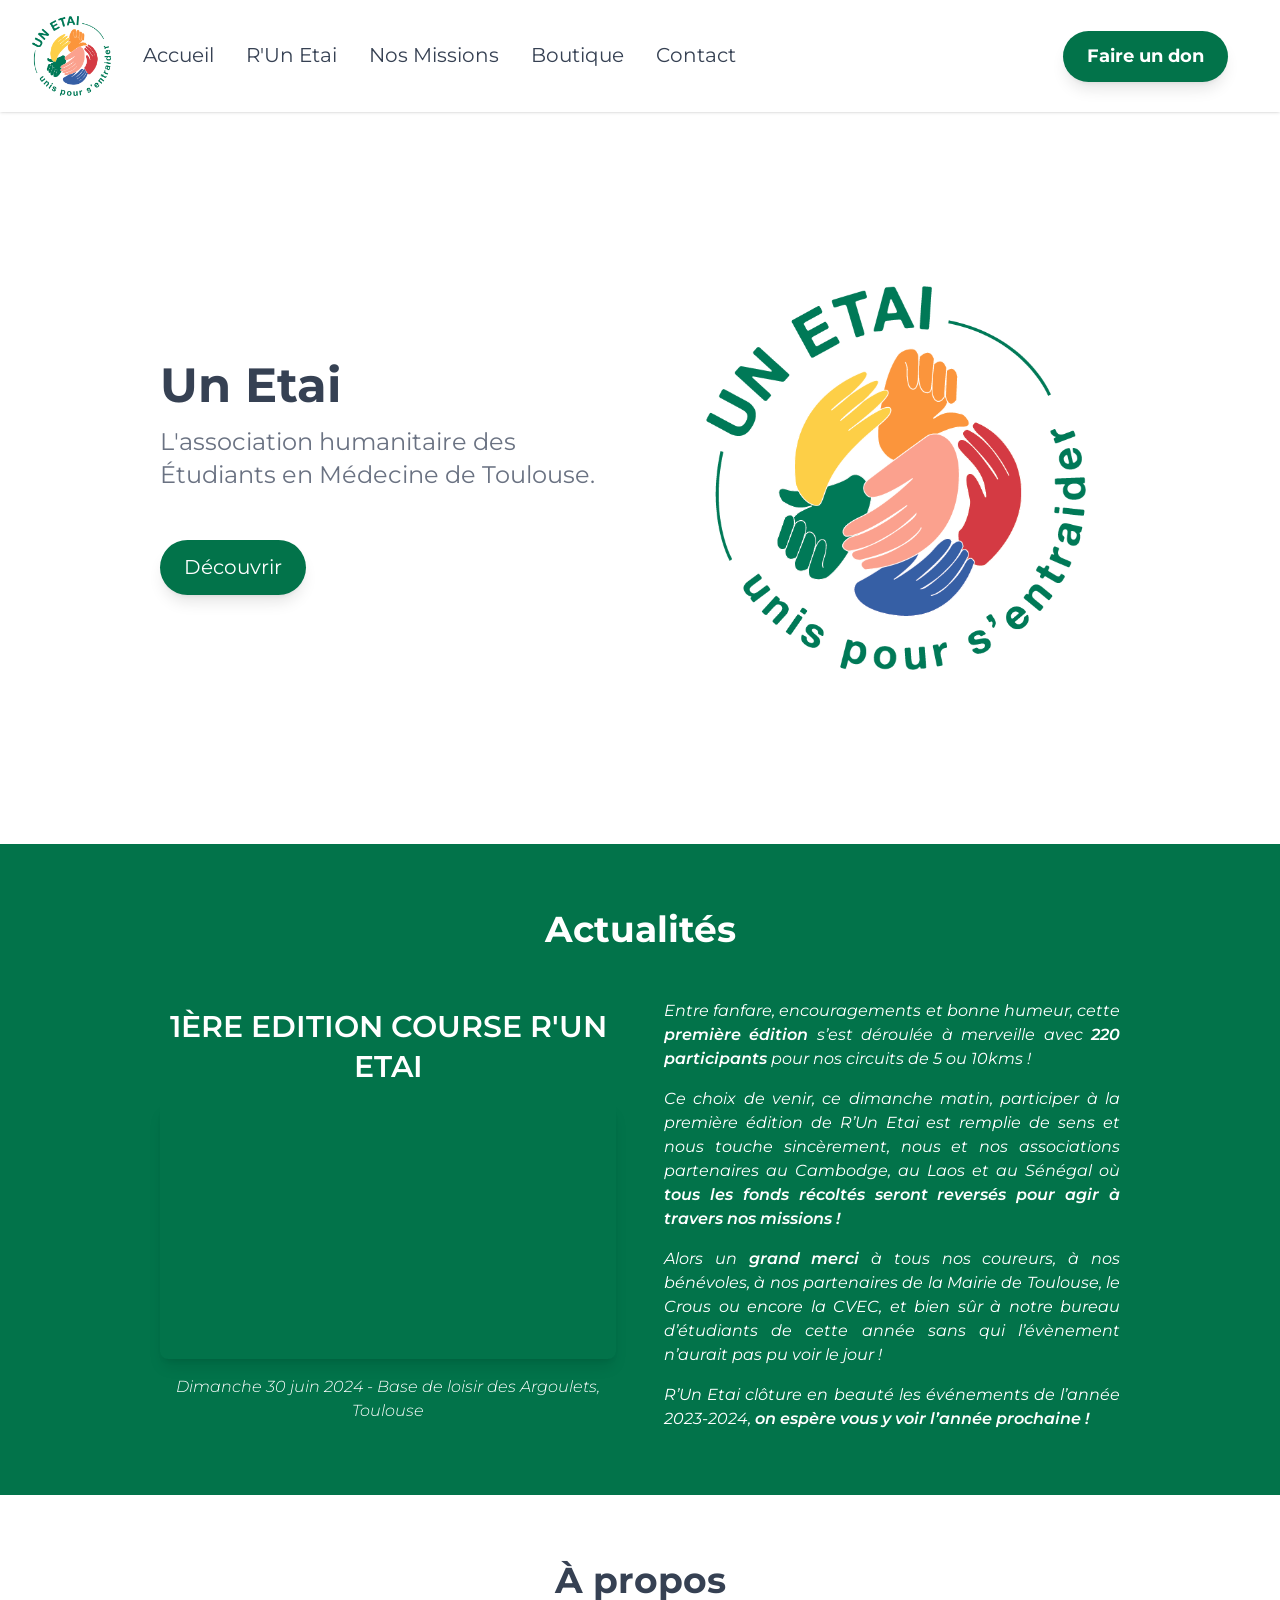
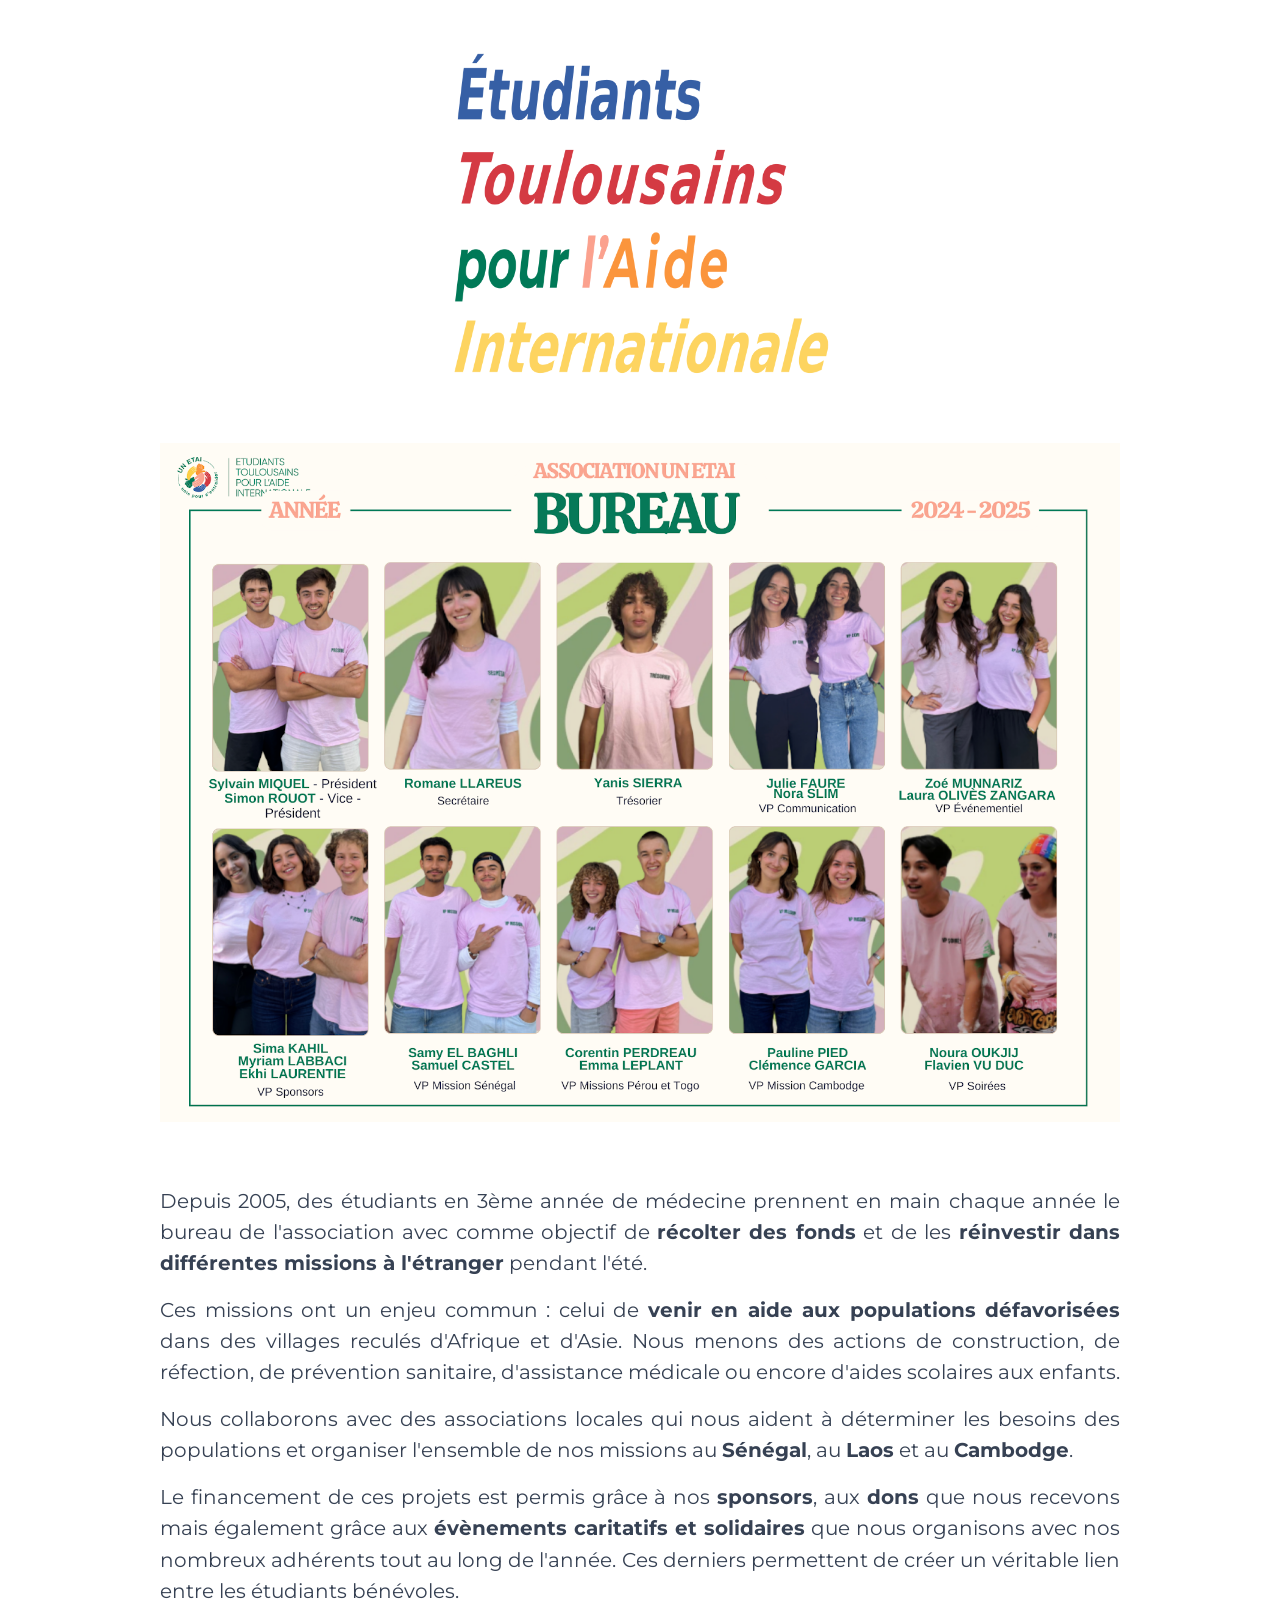
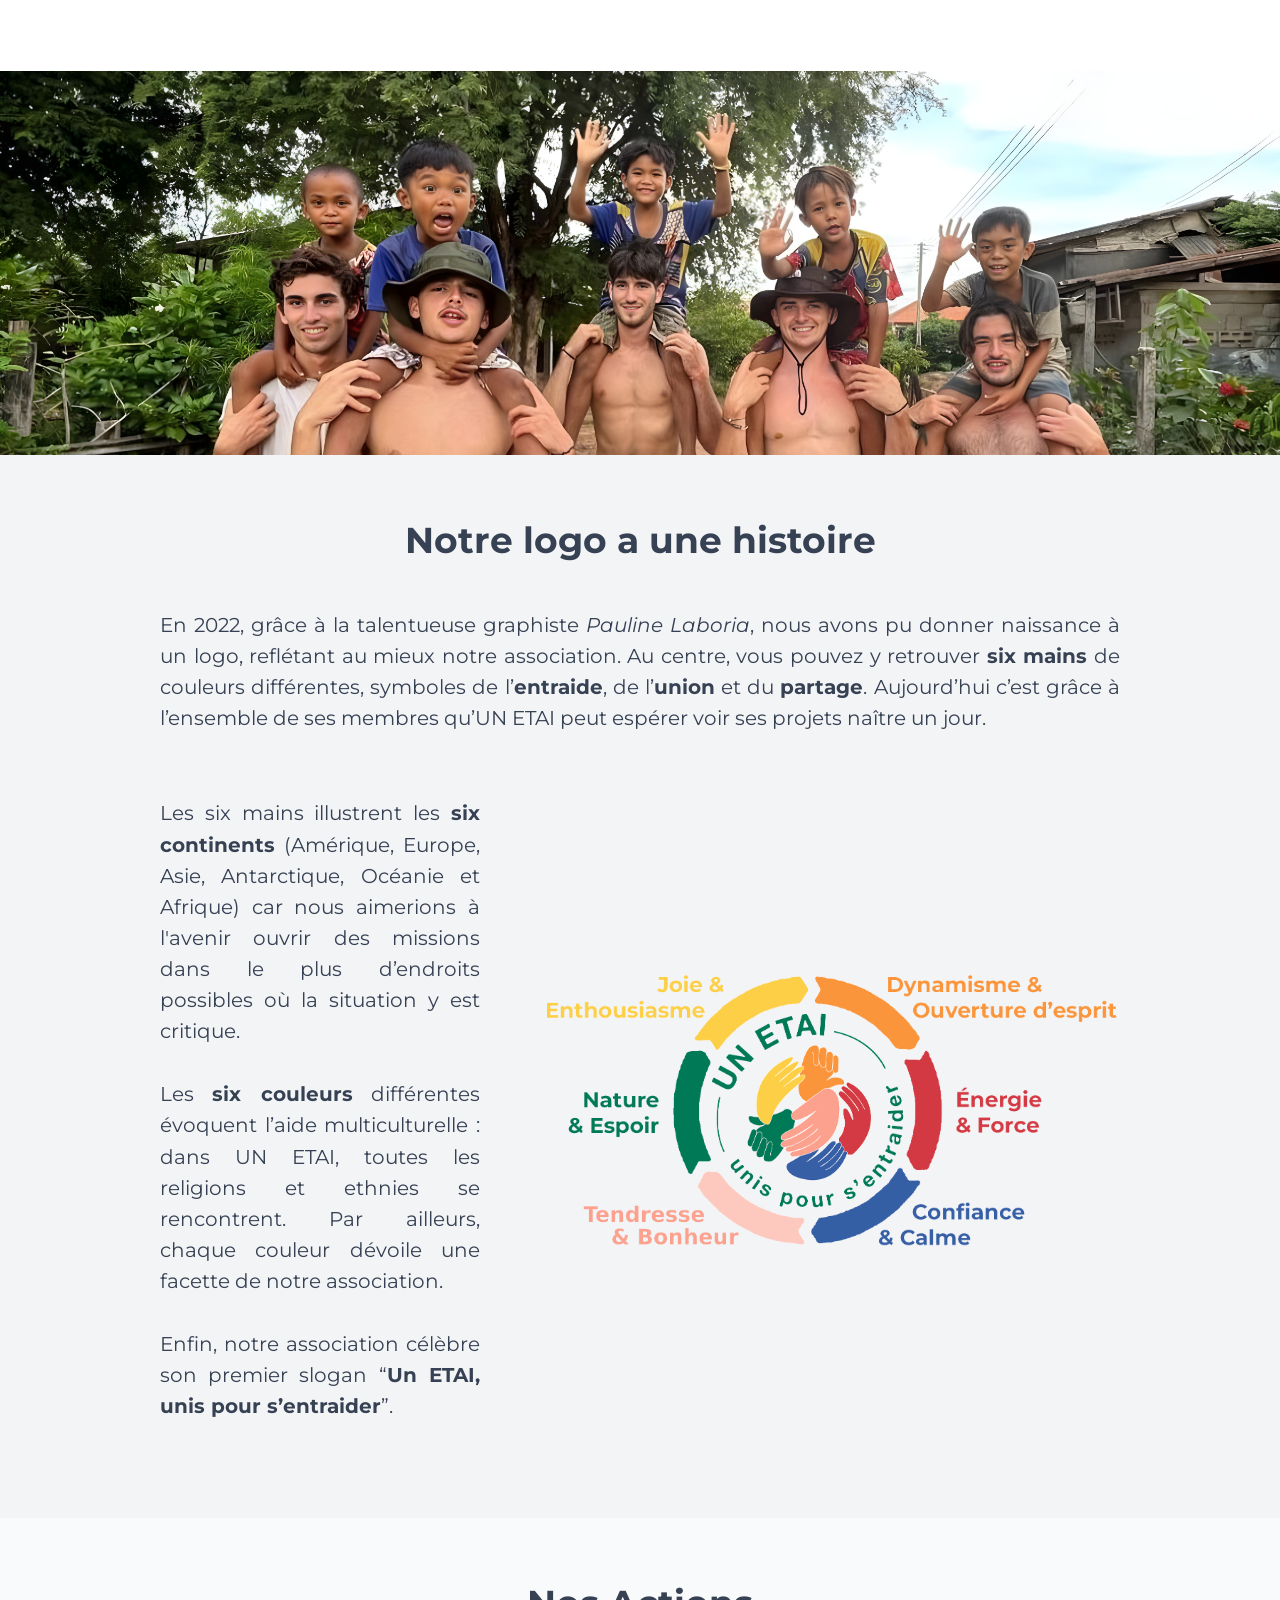
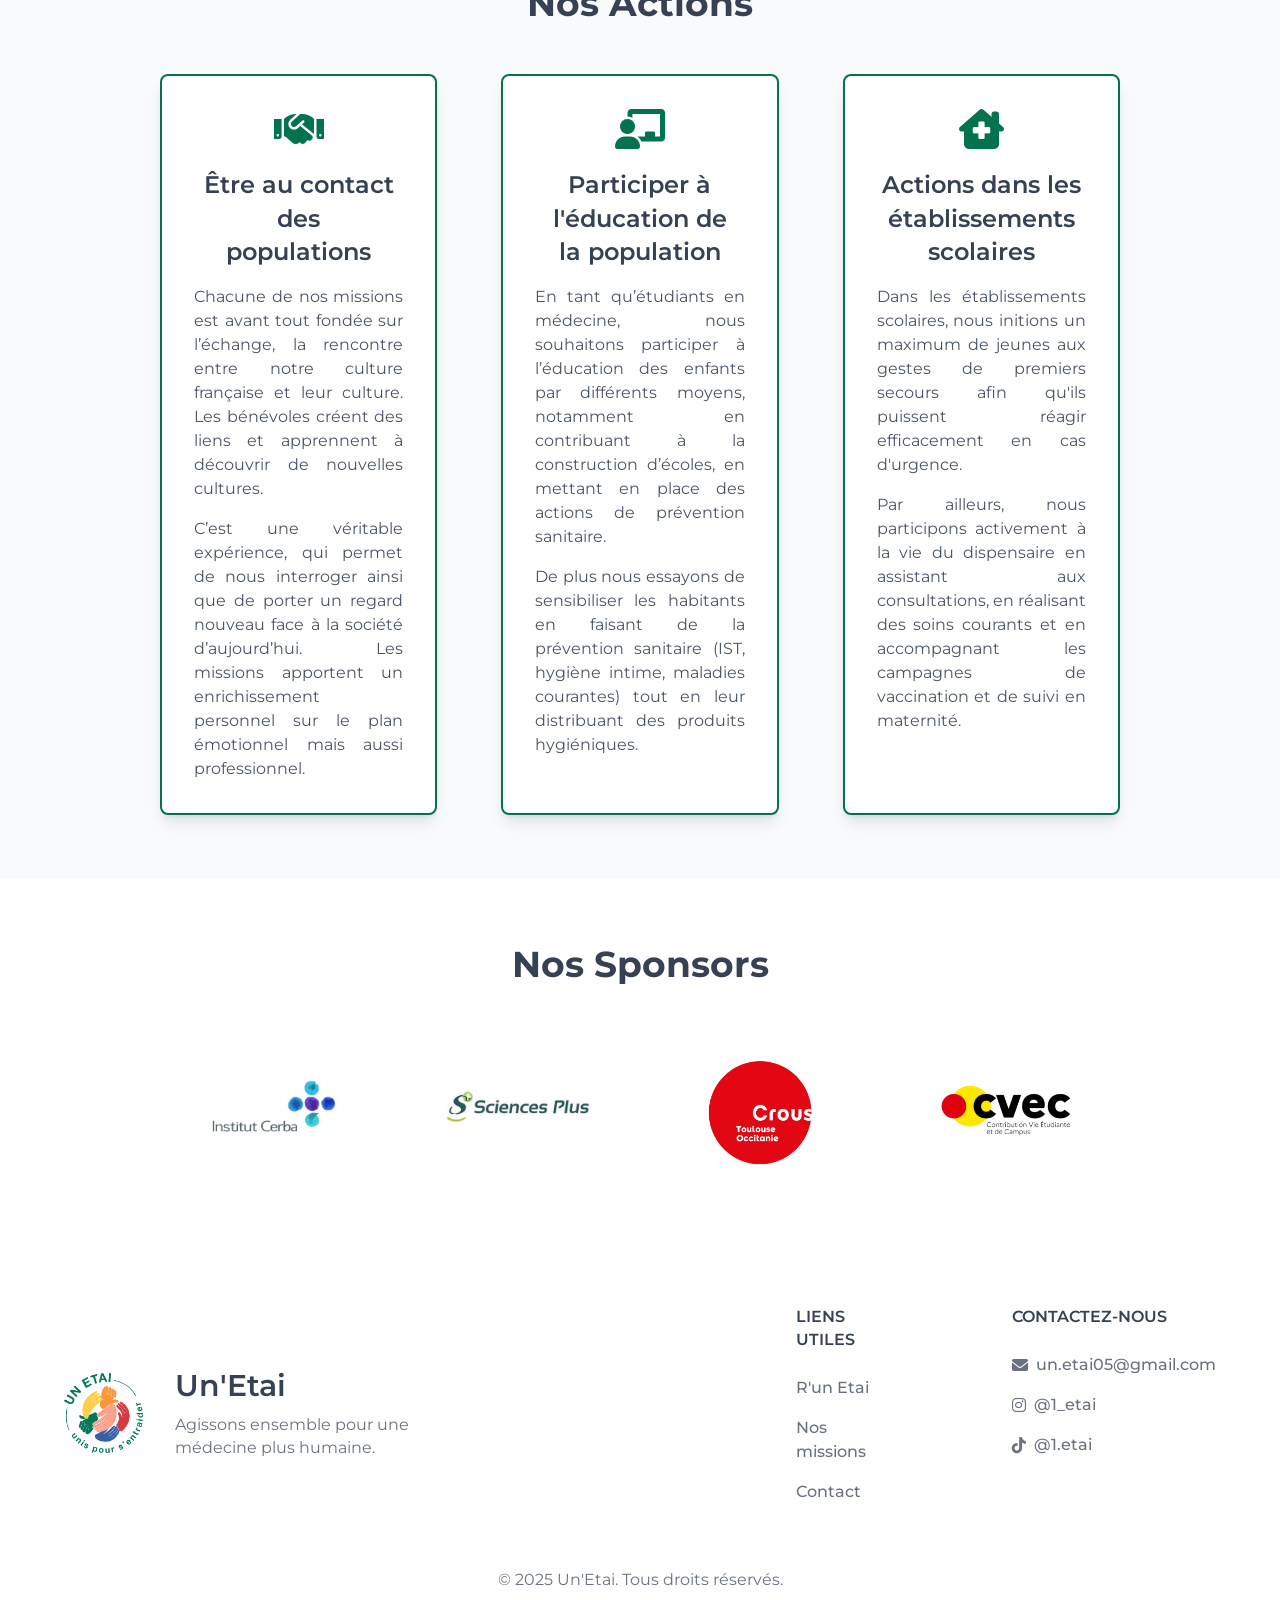
<file: Un_Etai/index.html>
<!DOCTYPE html>
<html lang="fr">
<head>
    <meta charset="UTF-8">
    <meta title="Un-Etai, L'association humanitaire des Étudiants en Médecine de Toulouse.">
    <meta name="description" content="A Toulouse, des étudiants en 3ème année de médecine à l'Université Toulouse III - Paul Sabatier, prennent en main chaque année le bureau de l'association humanitaire avec comme objectif de récolter des fonds et de les réinvestir dans différentes missions à l'étranger pendant l'été. "> 
    <meta name="viewport" content="width=device-width, initial-scale=1.0">
    <title>UN ETAI</title>
    <link href="https://fonts.googleapis.com/css2?family=Montserrat:wght@400;700&display=swap" rel="stylesheet">
    <link href="https://cdnjs.cloudflare.com/ajax/libs/font-awesome/6.0.0/css/all.min.css" rel="stylesheet">
    <link rel="stylesheet" href="./src/output.css">
    <link rel="shortcut icon" href="./assets/logos/unetai.png" type="image/x-icon">
</head>
<body class="bg-white font-montserrat">

    <!-- Navbar -->
    <header id="menu" class="bg-white shadow sticky z-50 top-0">
        <div class="flex flex-wrap justify-between items-center px-4 md:px-8 py-4 mx-auto">
            <div class="max-w-screen-xl flex justify-between items-center gap-8 text-left">
                <a href="index.html" class="flex items-center space-x-3 rtl:space-x-reverse">
                    <img src="./assets/logos/unetai.png" alt="Un Etai Logo" class="h-20">
                </a>
                <!-- Menu normal pour grand écran -->
                <nav class="hidden lg:flex items-center space-x-8 text-lg">
                    <a href="index.html" class="text-gray-700 hover:text-customGreen">Accueil</a>
                    <a href="runetai.html" class="text-gray-700 hover:text-customGreen">R'Un Etai</a>
                    <a href="missions.html" class="text-gray-700 hover:text-customGreen">Nos Missions</a>
                    <a href="boutique.html" class="text-gray-700 hover:text-customGreen">Boutique</a>
                    <a href="contact.html" class="text-gray-700 hover:text-customGreen">Contact</a>
                </nav>
            </div>

            <div class="flex lg:order-2 space-x-3 md:space-x-0 rtl:space-x-reverse items-center flex-wrap">
                <a href="https://www.helloasso.com/associations/un-etai/formulaires/6" target="_blank" class="bg-customGreen text-white font-bold text-base px-6 py-3 mx-5 rounded-full shadow-lg transition duration-300 transform hover:scale-110 text-center">Faire un don</a>
                <!-- Menu Hamburger -->
                <button id="hamburger-icon" data-collapse-toggle="navbar-sticky" type="button" class="inline-flex items-center p-2 w-10 h-10 justify-center text-sm text-gray-700 rounded-lg lg:hidden hover:bg-gray-100 focus:outline-none focus:ring-2 focus:ring-gray-100 transition duration-300" aria-controls="navbar-sticky" aria-expanded="false">
                    <span class="sr-only">Open main menu</span>
                    <svg class="w-5 h-5" aria-hidden="true" xmlns="http://www.w3.org/2000/svg" fill="none" viewBox="0 0 17 14">
                        <path stroke="currentColor" stroke-linecap="round" stroke-linejoin="round" stroke-width="2" d="M1 1h15M1 7h15M1 13h15"/>
                    </svg>
                </button>
            </div>
        </div>

        <!-- Menu mobile (affiché lors du clic sur le hamburger) -->
        <div class="lg:hidden" id="navbar-sticky" style="display: none;">
            <nav class="flex flex-col items-center space-y-4 text-lg p-4 bg-white">
                <a href="index.html" class="text-gray-700 hover:text-customGreen">Accueil</a>
                <a href="runetai.html" class="text-gray-700 hover:text-customGreen">R'Un Etai</a>
                <a href="missions.html" class="text-gray-700 hover:text-customGreen">Nos Missions</a>
                <a href="boutique.html" class="text-gray-700 hover:text-customGreen">Boutique</a>
                <a href="contact.html" class="text-gray-700 hover:text-customGreen">Contact</a>
            </nav>
        </div>

        <script>
            const hamburgerIcon = document.getElementById('hamburger-icon');
            const navbarMenu = document.getElementById('navbar-sticky');
        
            hamburgerIcon.addEventListener('click', () => {
                if (navbarMenu.style.display === 'none' || navbarMenu.style.display === '') {
                    navbarMenu.style.display = 'block';
                    hamburgerIcon.classList.add('bg-gray-100');
                } else {
                    navbarMenu.style.display = 'none';
                    hamburgerIcon.classList.remove('bg-gray-100');
                }
            });
        </script>
    </header>





    <!-- Découvrir -->

    
    <section id="decouvrir" class="bg-white text-gray-700 flex items-center justify-center py-16">
        <div class="container mx-auto flex flex-col lg:flex-row items-center justify-between gap-16 px-8 w-full md:w-4/5">
            <!-- Contenu à gauche -->
            <div class="flex flex-col justify-start text-center lg:text-left w-full lg:w-1/2">
                <h1 class="text-5xl font-bold mb-4 text-gray-700">Un Etai</h1>
                <p class="text-xl mb-12 text-gray-500">L'association humanitaire des Étudiants en Médecine de Toulouse.</p>
                <a href="#a-propos" 
                    class="bg-customGreen text-lg text-white px-6 py-3 rounded-full shadow-lg transition duration-300 transform hover:scale-110 mx-auto lg:mx-0 w-max" 
                    onclick="event.preventDefault(); window.scrollTo({ top: document.getElementById('a-propos').offsetTop - (document.getElementById('menu') ? document.getElementById('menu').offsetHeight : 0), behavior: 'smooth' });">
                    Découvrir
                </a>
            </div>
            
            <!-- Image à droite -->
            <div class="text-center lg:text-right w-4/5 lg:w-1/2">
                <img src="./assets/logos/unetai.png" class="max-h-96 w-full object-contain" alt="img">
            </div>
        </div>
    </section>
    <script>
        document.addEventListener('DOMContentLoaded', function() {
            const menuHeight = document.getElementById('menu').offsetHeight;
            const section = document.getElementById('decouvrir');
            section.style.minHeight = `calc(100dvh - 1.5*${menuHeight}px)`;
        });
    
        window.addEventListener('resize', function() {
            const menuHeight = document.getElementById('menu').offsetHeight;
            const section = document.getElementById('decouvrir');
            section.style.minHeight = `calc(100dvh - 1.5*${menuHeight}px)`;
        });
    </script>


    
    <!-- Actualités -->
    <section id="actualites" class= " bg-customGreen text-white py-16 flex justify-center">
        <div class="container mx-auto px-8 w-full md:w-4/5">
            <h2 class="text-3xl font-bold text-center mb-12 w-4/5 px-5 mx-auto">Actualités</h2>
            
            <div class="flex flex-col lg:flex-row items-center gap-12">
                <!-- Vidéo YouTube -->
                <div class="w-full lg:w-8/12 flex flex-col">
                    <h3 class="text-2xl text-center font-semibold mb-4 uppercase">1ère EDITION COURSE R'UN ETAI</h3>
                    <div class="relative w-full" style="padding-top: 56.25%;">
                        <iframe src="https://www.youtube.com/embed/MFkTIu50eDA?showinfo=0" 
                                class="absolute top-0 left-0 w-full h-full rounded-lg shadow-lg" 
                                frameborder="0" 
                                allow="accelerometer; autoplay; clipboard-write; encrypted-media; gyroscope; picture-in-picture" 
                                allowfullscreen>
                        </iframe>
                    </div>
                    <p class="italic font-light mt-4 text-center"> Dimanche 30 juin 2024 - Base de loisir des Argoulets, Toulouse</p>
                </div>

                <!-- Texte des actualités -->
                <div class="w-full lg:w-2/3 text-justify">
                    <div class="italic font-regular">
                        <p class="mb-4">
                            Entre fanfare, encouragements et bonne humeur, cette <span class="font-semibold">première édition</span> s’est déroulée à merveille avec <span class="font-semibold">220 participants</span> pour nos circuits de 5 ou 10kms !
                        </p>
                        <p class="mb-4">
                            Ce choix de venir, ce dimanche matin, participer à la première édition de R’Un Etai est remplie de sens et nous touche sincèrement, nous et nos associations partenaires au Cambodge, au Laos et au Sénégal où <span class="font-semibold">tous les fonds récoltés seront reversés pour agir à travers nos missions !</span> 
                        </p>
                        <p class="mb-4">
                            Alors un <span class="font-semibold">grand merci</span> à tous nos coureurs, à nos bénévoles, à nos partenaires de la Mairie de Toulouse, le Crous ou encore la CVEC, et bien sûr à notre bureau d’étudiants de cette année sans qui l’évènement n’aurait pas pu voir le jour !
                        </p>
                        <p>
                            R’Un Etai clôture en beauté les événements de l’année 2023-2024, <span class="font-semibold">on espère vous y voir l’année prochaine !</span>
                        </p>
                    </div>
                </div>
            </div>
        </div>
    </section>

    

    <!-- A propos -->
    <section id="a-propos" class="bg-white text-gray-700 py-16 flex items-center flex-col justify-center">
        <h2 class="text-3xl font-bold mb-12 text-center w-4/5 px-5 mx-auto">À propos</h2>
        <div class="container flex flex-wrap flex-col lg:flex-row justify-center gap-16 px-8 w-full md:w-4/5">
            <!-- Bloc Image -->
            <div class="max-w-96 m-auto">
                <img src="./assets/apropos.png" alt="apropos" class="my-auto mx-auto">
            </div>
            <div>
               <img src="./assets/img_header/Bureau_membre.png" >
             </div>
            
            <!-- Bloc Texte -->
            <div class="w-full text-lg xl:w-1/3 lg:w-2/3 flex-grow text-justify">
                <p class="">
                    Depuis 2005, des étudiants en 3ème année de médecine prennent en main chaque année le bureau de 
                    l'association avec comme objectif de <span class="font-bold">récolter des fonds</span> et de les 
                    <span class="font-bold">réinvestir dans différentes missions à l'étranger</span> pendant l'été.
                </p>
                <p class="mt-4">
                    Ces missions ont un enjeu commun : celui de <span class="font-bold">venir en aide aux populations défavorisées</span> dans des villages reculés d'Afrique et d'Asie. 
                    Nous menons des actions de construction, de réfection, de prévention sanitaire, d'assistance médicale ou encore d'aides scolaires aux enfants.
                </p>
                <p class="mt-4">
                    Nous collaborons avec des associations locales qui nous aident à déterminer les besoins des populations et organiser l'ensemble de nos missions au 
                    <span class="font-bold">Sénégal</span>, au <span class="font-bold">Laos</span> et au <span class="font-bold">Cambodge</span>.
                </p>
                <p class="mt-4">
                    Le financement de ces projets est permis grâce à nos <span class="font-bold">sponsors</span>, aux <span class="font-bold">dons</span> que nous recevons mais également grâce aux 
                    <span class="font-bold">évènements caritatifs et solidaires</span> que nous organisons avec nos nombreux adhérents tout au long de l'année. Ces derniers permettent de créer un véritable lien entre les étudiants bénévoles.
                </p>
            </div>
        </div>
    </section>
    
    
    
    <!-- Bandeau séparateur avec image -->
    <section id="bandeau" class="w-full h-96 bg-cover bg-center" style="background-image: url('./assets/bandeau.jpg');"></section>



    <!-- Histoire Logo -->
    <section id="logo" class="py-16 bg-gray-100">
        <h2 class="text-3xl font-bold mb-12 text-center text-gray-700 w-4/5 px-5 mx-auto">Notre logo a une histoire</h2>
        <div class="container mx-auto flex flex-wrap justify-center items-center px-8 w-full md:w-4/5 text-justify text-gray-700">
            <div class="w-full text-justify mb-8">
                <p class="text-lg mb-16">
                    En 2022, grâce à la talentueuse graphiste <a class="italic" href="https://www.behance.net/paulinelab435d">Pauline Laboria</a>, nous avons pu donner naissance à un logo, 
                    reflétant au mieux notre association.
                    Au centre, vous pouvez y retrouver <span class="font-bold text-gray-700">six mains</span> de couleurs différentes, symboles de l’<span class="font-bold text-gray-700">entraide</span>, 
                    de l’<span class="font-bold text-gray-700">union</span> et du <span class="font-bold text-gray-700">partage</span>. Aujourd’hui c’est grâce à l’ensemble de ses membres qu’UN ETAI peut espérer voir ses 
                    projets naître un jour.
                </p>

                <div class="flex flex-col xl:flex-row justify-between w-full align-top">
                    <div class="flex flex-col w-full xl:w-1/3 text-justify mb-8 xl:mb-0">
                        <p class="text-lg mb-8">
                            Les six mains illustrent les <span class="font-bold">six continents</span> (Amérique, Europe, Asie, Antarctique, Océanie et Afrique) car 
                            nous aimerions à l'avenir ouvrir des missions dans le plus d’endroits possibles où la situation y est critique. 
                        </p>
                        <p class="text-lg mb-8">
                            Les <span class="font-bold text-gray-700">six couleurs</span> différentes évoquent l’aide multiculturelle : dans UN ETAI, toutes les religions et ethnies 
                            se rencontrent. Par ailleurs, chaque couleur dévoile une facette de notre association.
                        </p>
                        <p class="text-lg"> 
                            Enfin, notre association célèbre son premier slogan “<span class="font-bold text-gray-700">Un ETAI, unis pour s’entraider</span>”. 
                        </p>
                    </div>

                    <div class="w-full xl:w-3/5 my-auto flex justify-center mt-8 xl:my-auto">
                        <img src="./assets/UNETAIAPROPOS.png" alt="Logo UN ETAI" class="">
                    </div>
                </div>
            </div>
        </div>
    </section>

 

    <!-- Nos Actions -->
    <section id="actions" class="bg-gray-50 py-16 flex justify-center">
        <div class="container mx-auto px-8 w-full md:w-4/5">
            <h2 class="text-3xl text-gray-700 font-bold text-center mb-12 w-4/5 px-5 mx-auto">Nos Actions</h2>

            <div class="grid grid-cols-1 sm:grid-cols-1 md:grid-cols-1 lg:grid-cols-2 xl:grid-cols-3 gap-16">
                <!-- Rectangle 1 -->
                <div class="bg-white p-8 rounded-lg shadow-lg border-2 border-customGreen flex flex-col items-center text-justify">
                    <div class="mb-4 text-customGreen text-4xl">
                        <i class="fas fa-handshake"></i>
                    </div>
                    <h3 class="text-xl font-semibold mb-4 text-center text-gray-700">Être au contact des<br>populations</h3>
                    <p class="text-gray-600">Chacune de nos missions est avant tout fondée sur l’échange, la rencontre entre notre culture française et leur culture. Les bénévoles créent des liens et apprennent à découvrir de nouvelles cultures.</p>
                    <p class="text-gray-600 mt-4">C’est une véritable expérience, qui permet de nous interroger ainsi que de porter un regard nouveau face à la société d’aujourd’hui. Les missions apportent un enrichissement personnel sur le plan émotionnel mais aussi professionnel.</p>
                </div>

                <!-- Rectangle 2 -->
                <div class="bg-white p-8 rounded-lg shadow-lg border-2 border-customGreen flex flex-col items-center text-justify">
                    <div class="mb-4 text-customGreen text-4xl">
                        <i class="fas fa-chalkboard-teacher"></i>
                    </div>
                    <h3 class="text-xl font-semibold mb-4 text-center text-gray-700">Participer à l'éducation de<br>la population</h3>
                    <p class="text-gray-600">En tant qu’étudiants en médecine, nous souhaitons participer à l’éducation des enfants par différents moyens, notamment en contribuant à la construction d’écoles, en mettant en place des actions de prévention sanitaire.</p>
                    <p class="text-gray-600 mt-4">De plus nous essayons de sensibiliser les habitants en faisant de la prévention sanitaire (IST, hygiène intime, maladies courantes) tout en leur distribuant des produits hygiéniques.</p>
                </div>

                <!-- Rectangle 3 -->
                <div class="bg-white p-8 rounded-lg shadow-lg border-2 border-customGreen flex flex-col items-center text-justify">
                    <div class="mb-4 text-customGreen text-4xl">
                        <i class="fas fa-clinic-medical"></i>
                    </div>
                    <h3 class="text-xl font-semibold mb-4 text-center text-gray-700">Actions dans les établissements<br>scolaires</h3>
                    <p class="text-gray-600">Dans les établissements scolaires, nous initions un maximum de jeunes aux gestes de premiers secours afin qu'ils puissent réagir efficacement en cas d'urgence.</p>
                    <p class="text-gray-600 mt-4">Par ailleurs, nous participons activement à la vie du dispensaire en assistant aux consultations, en réalisant des soins courants et en accompagnant les campagnes de vaccination et de suivi en maternité.</p>
                </div>
            </div>
        </div>
    </section>


    
    <!-- Sponsors -->
    <section id="sponsors" class="bg-white text-gray-700 py-16 flex justify-center">
        <div class="container mx-auto px-8 w-full md:w-4/5">
            <h2 class="text-3xl font-bold text-center mb-12 w-4/5 px-5 mx-auto">Nos Sponsors</h2>
            
            <div class="grid grid-cols-2 sm:grid-cols-2 md:grid-cols-3 lg:grid-cols-4 gap-4">
                <div class="flex items-center justify-center h-36 w-36 mx-auto">
                    <img src="./assets/logos/cerballiance.png" alt="Sponsor Cerballiance" class="h-full w-auto object-contain">
                </div>
    
                <div class="flex items-center justify-center h-36 w-36 mx-auto">
                    <img src="./assets/logos/Science_plus.png" alt="Sponsor Esquirol" class="h-full w-auto object-contain">
                </div>
    
                <div class="flex items-center justify-center h-36 w-36 mx-auto">
                    <img src="./assets/logos/crous.png" alt="Sponsor Crous" class="h-full w-auto object-contain">
                </div>
    
                <div class="flex items-center justify-center h-36 w-36 mx-auto">
                    <img src="./assets/logos/cvec.png" alt="Sponsor CVEC" class="h-full w-auto object-contain">
                </div>
            </div>
        </div>
    </section>



    


    <!-- Footer -->
    <footer class="bg-white">
        <div class="mx-auto w-full p-16 py-16">
            <div class="flex flex-col xl:flex-row xl:gap-96 justify-center mx-auto items-center gap-16">
                <!-- Logo, Nom et Description -->
                <div class="flex flex-col md:flex-row items-center justify-center md:justify-start gap-8">
                    <img src="./assets/logos/unetai.png" alt="Logo Un'Etai" class="h-20">
                    <div class="flex text-center flex-col flex-wrap md:text-left">
                        <span class="text-2xl font-semibold text-gray-700">Un'Etai</span>
                        <p class="mt-2 text-sm text-gray-500 max-w-64">Agissons ensemble pour une médecine plus humaine.</p>
                    </div>
                </div>
    
                <!-- Liens Utiles et Moyens de Contact -->
                <div class="flex flex-col md:flex-row justify-center text-center md:text-left gap-8 md:gap-32">
                    <!-- Liens Utiles -->
                    <div class="w-full">
                        <h2 class="mb-6 text-sm font-semibold text-gray-700 uppercase">Liens Utiles</h2>
                        <ul class="text-gray-500 font-medium">
                            <li class="mb-4">
                                <a href="runetai.html" class="hover:text-customGreen">R'un Etai</a>
                            </li>
                            <li class="mb-4">
                                <a href="missions.html" class="hover:text-customGreen">Nos missions</a>
                            </li>
                            <li class="mb-4">
                                <a href="contact.html" class="hover:text-customGreen">Contact</a>
                            </li>
                        </ul>
                    </div>
    
                    <!-- Moyens de Contact -->
                    <div class="w-full">
                        <h2 class="mb-6 text-sm font-semibold text-gray-700 uppercase">Contactez-Nous</h2>
                        <ul class="text-gray-500 font-medium flex flex-col items-center justify-center md:items-start">
                            <li class="mb-4 flex items-center space-x-2 group">
                                <i class="fas fa-envelope text-gray-500 group-hover:text-customGreen group-hover:cursor-pointer"></i>
                                <a href="mailto:un.etai05@gmail.com" class="group-hover:text-customGreen">un.etai05@gmail.com</a>
                            </li>
                            <li class="mb-4 flex items-center space-x-2 group">
                                <i class="fab fa-instagram text-gray-500 group-hover:text-customGreen group-hover:cursor-pointer"></i>
                                <a href="https://www.instagram.com/1_etai/" target="_blank" class="group-hover:text-customGreen">@1_etai</a>
                            </li>
                            <li class="flex items-center space-x-2 group">
                                <i class="fab fa-tiktok text-gray-500 group-hover:text-customGreen group-hover:cursor-pointer"></i>
                                <a href="https://www.tiktok.com/@1.etai" target="_blank" class="group-hover:text-customGreen">@1.etai</a>
                            </li>
                        </ul>
                    </div>
                </div>
            </div>
    
            <!-- Copyright -->
            <div class="text-center mt-12">
                <span class="text-sm text-gray-500">&copy; 2025 Un'Etai. Tous droits réservés.</span>
            </div>
        </div>
    </footer>
    
</body>
</html>
</file>
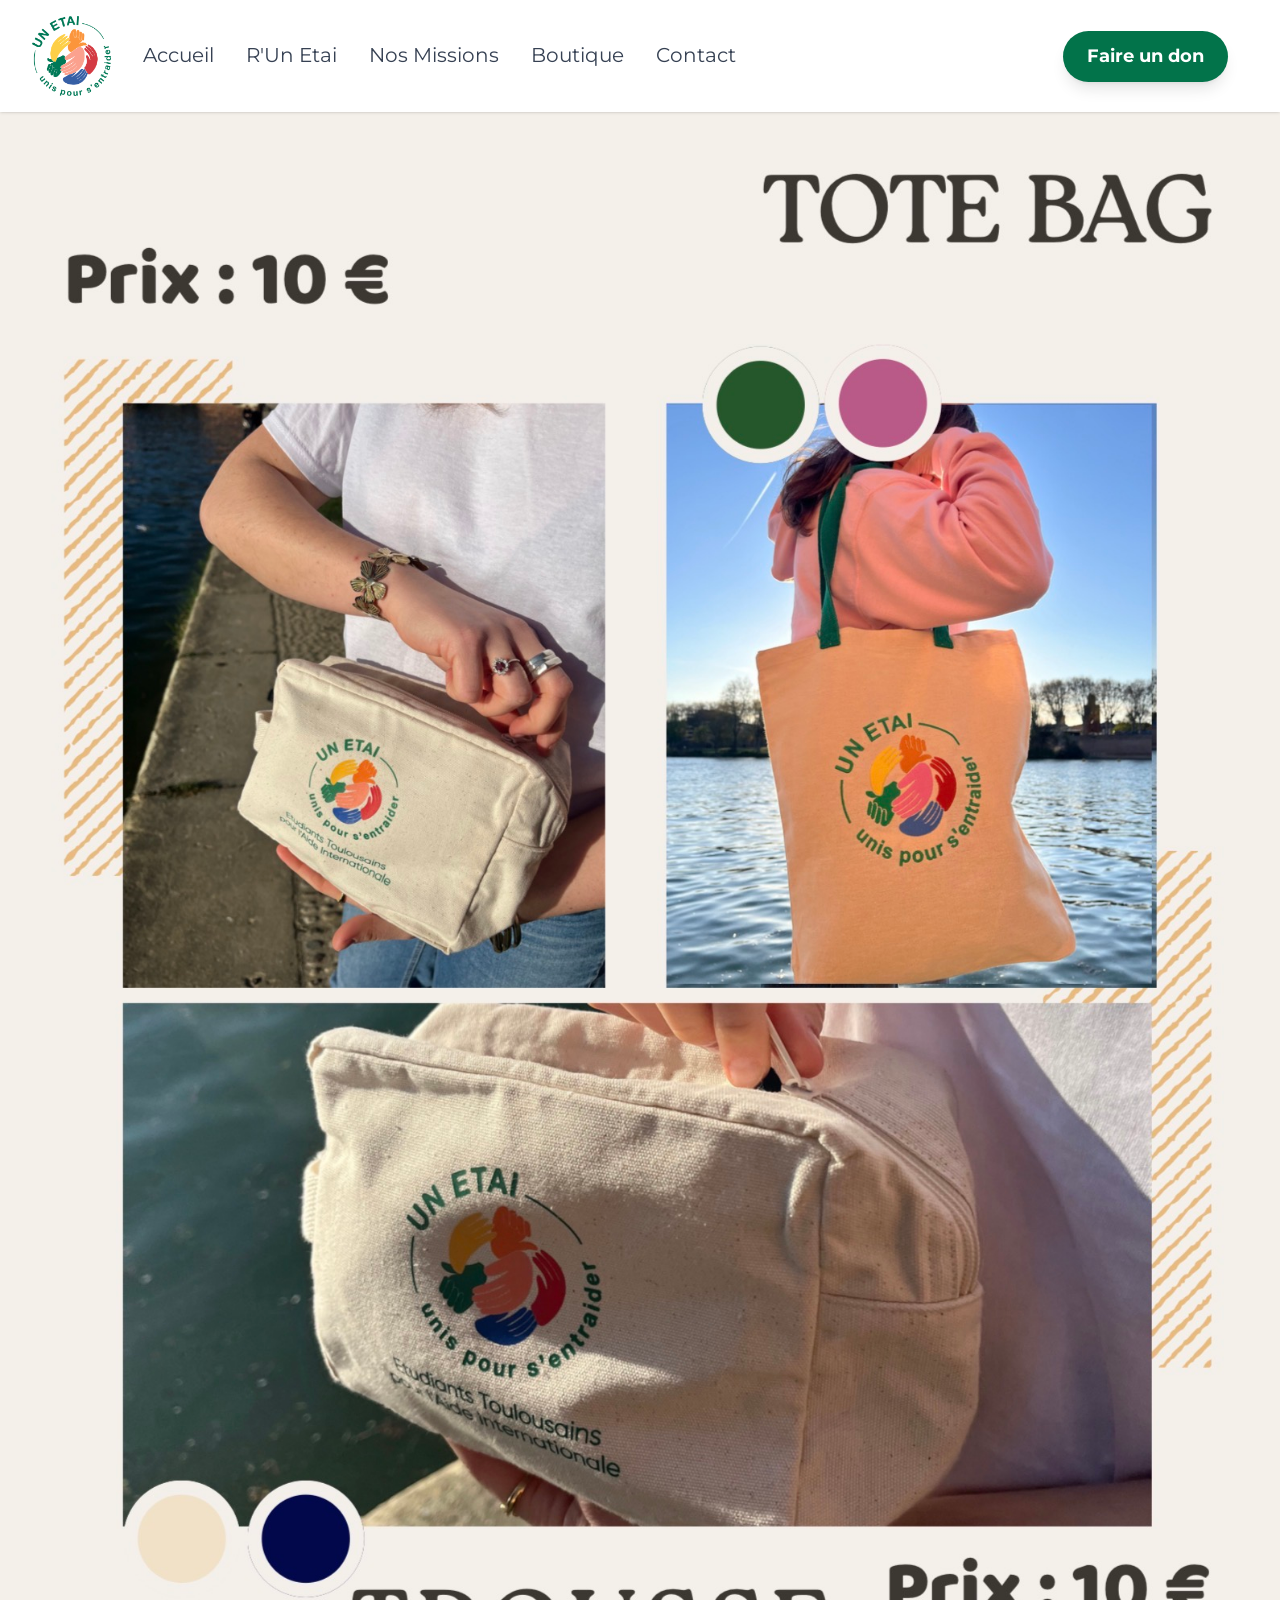
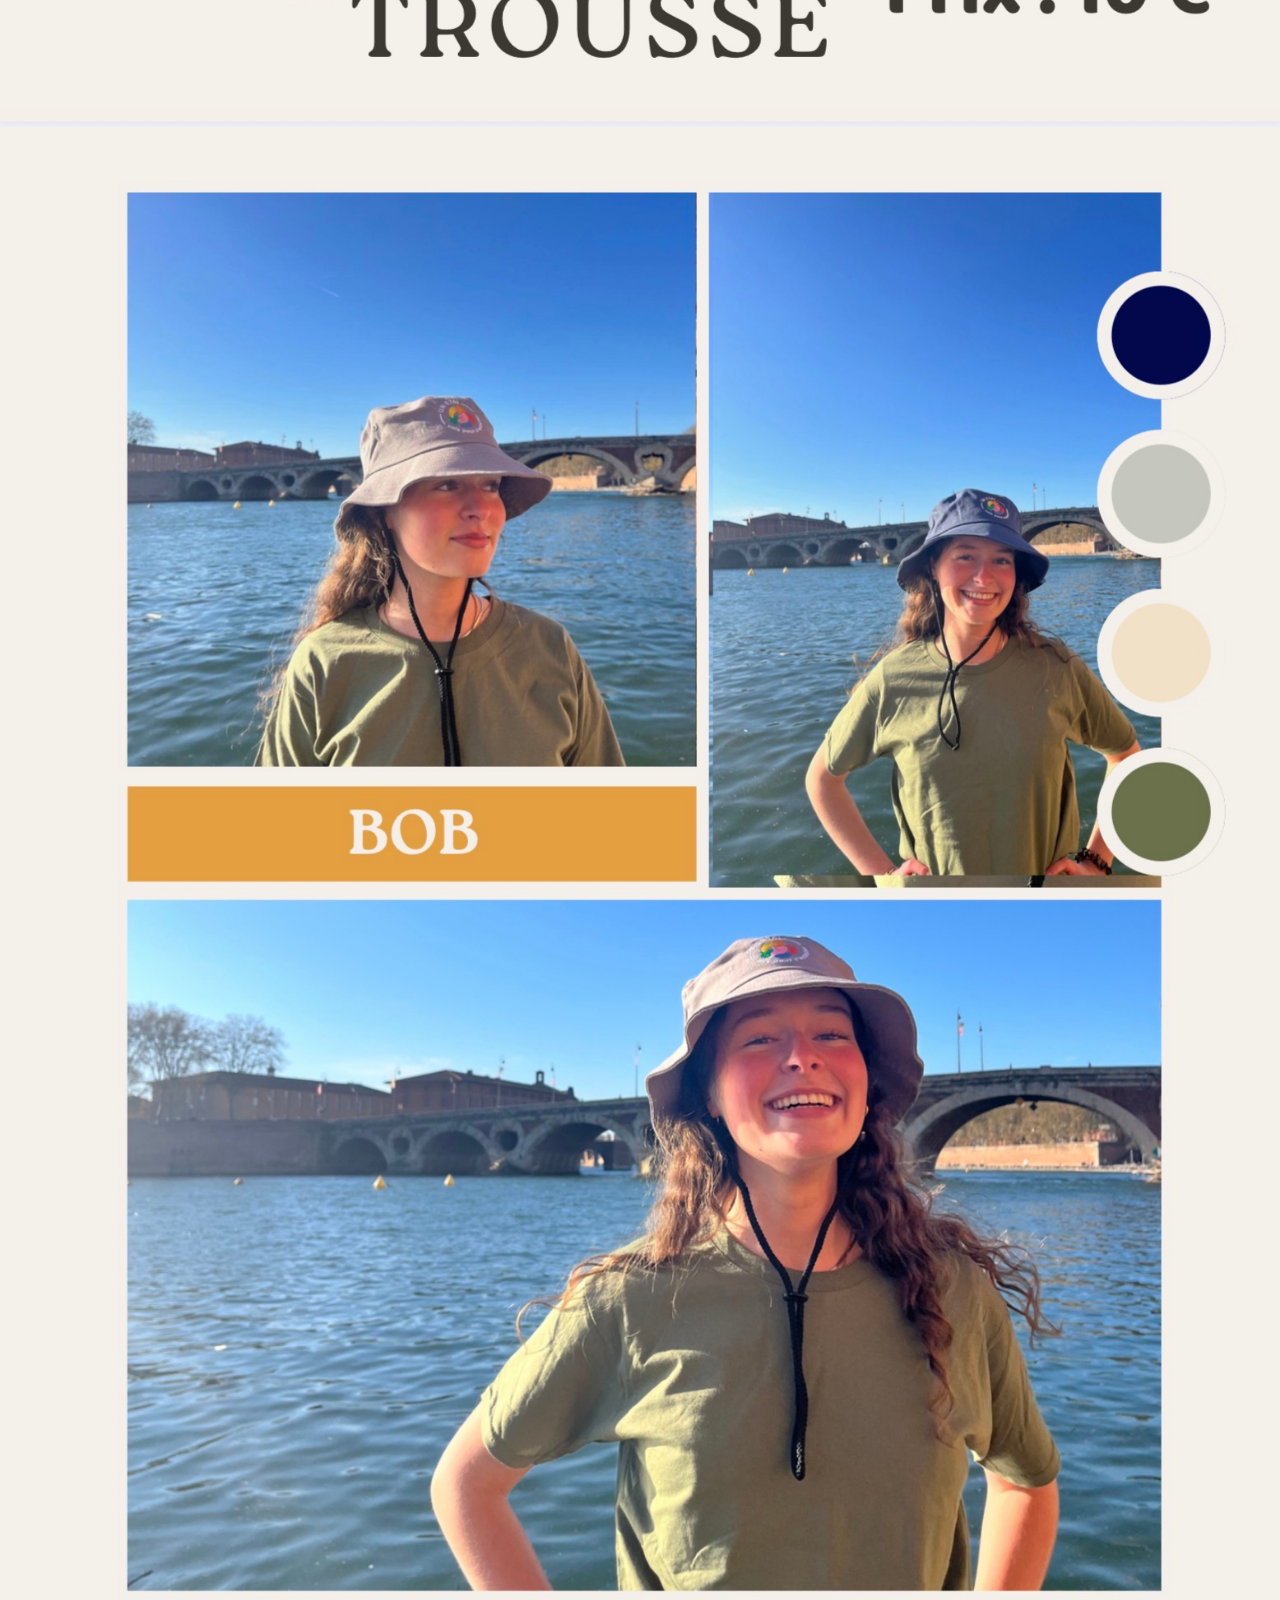
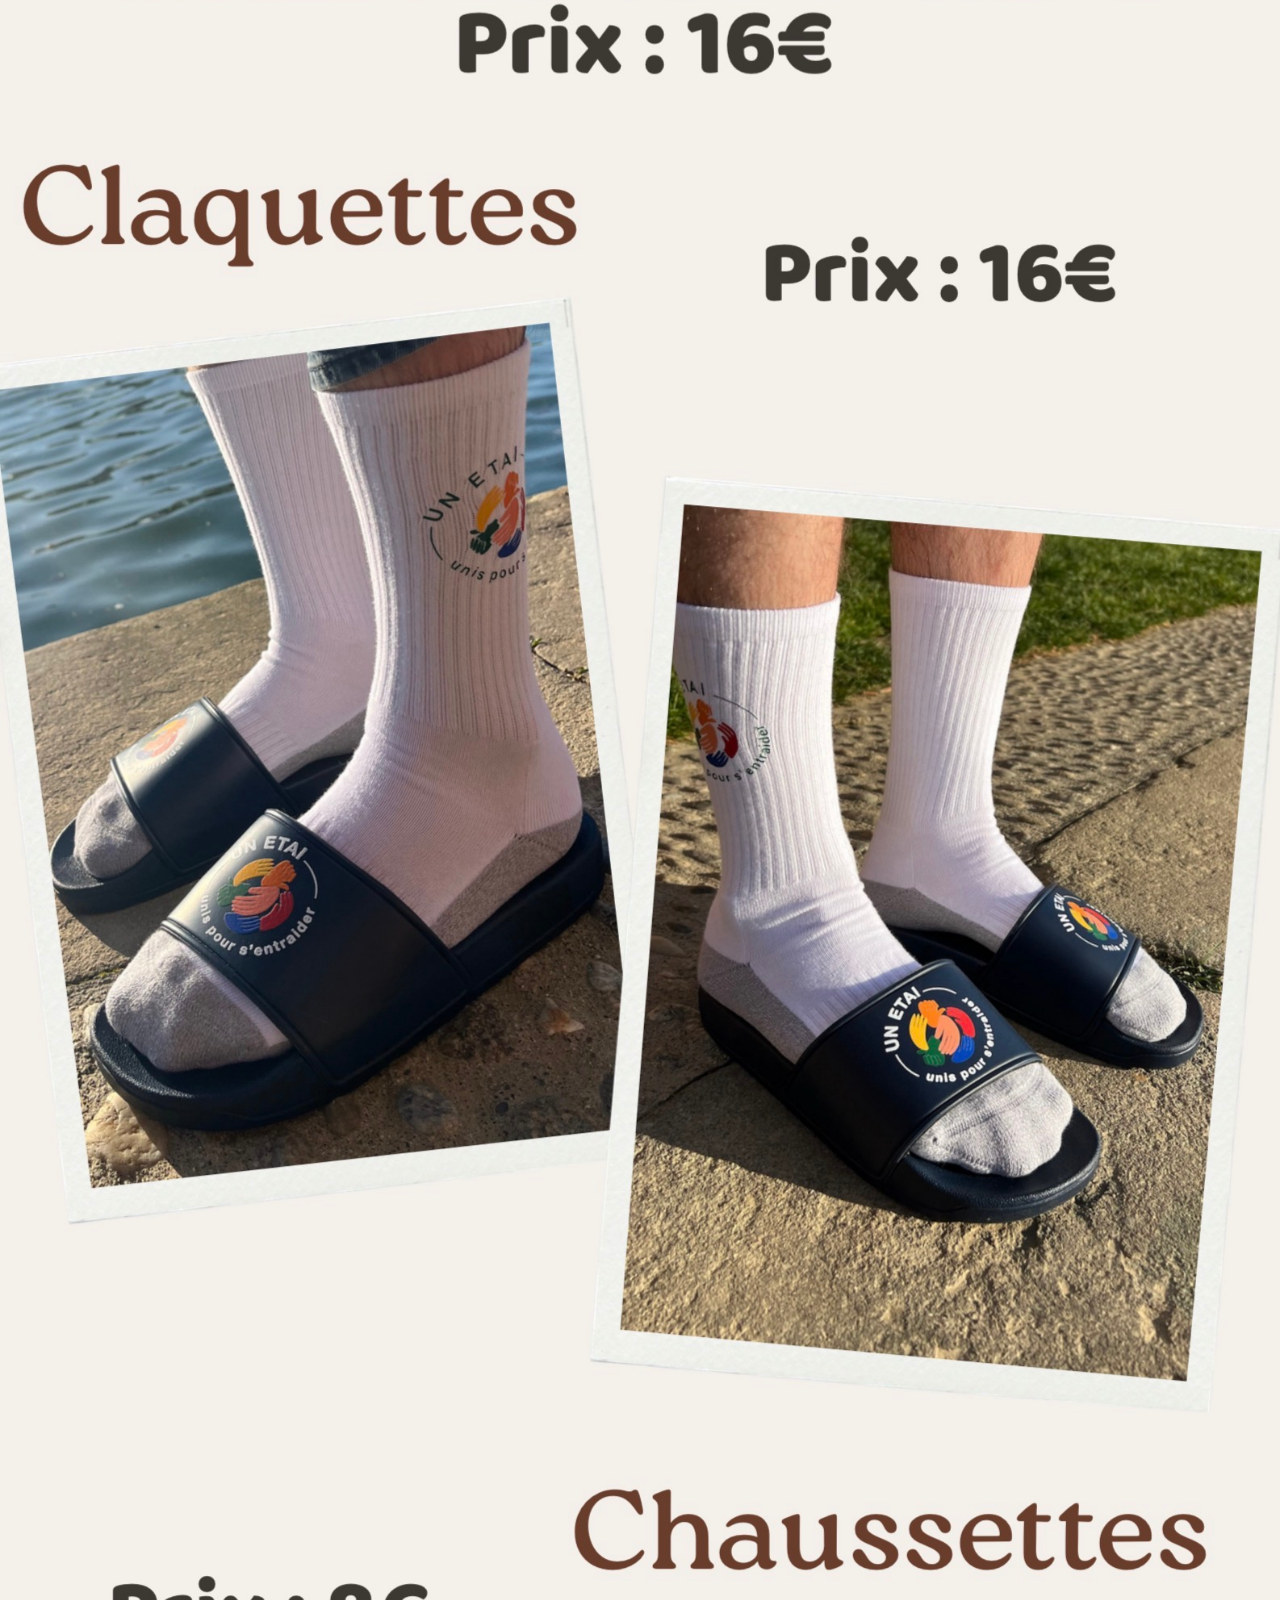
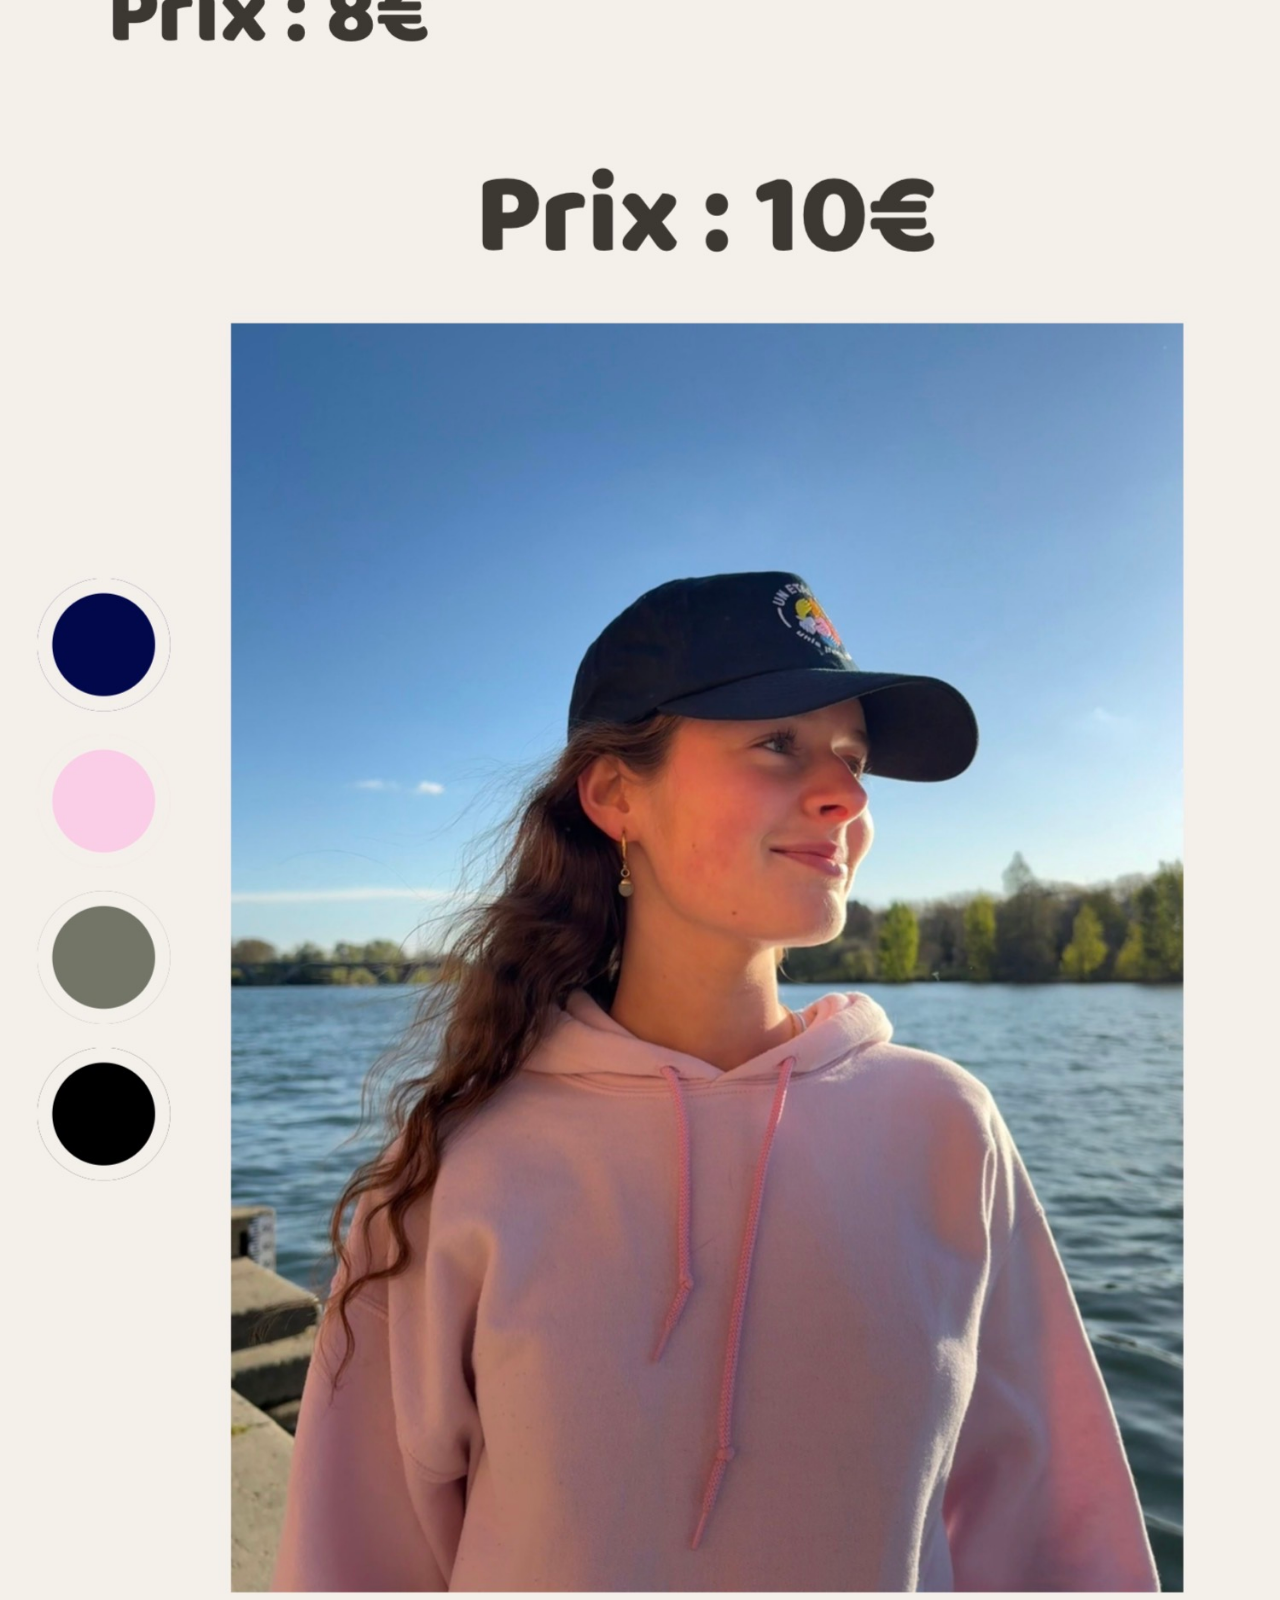
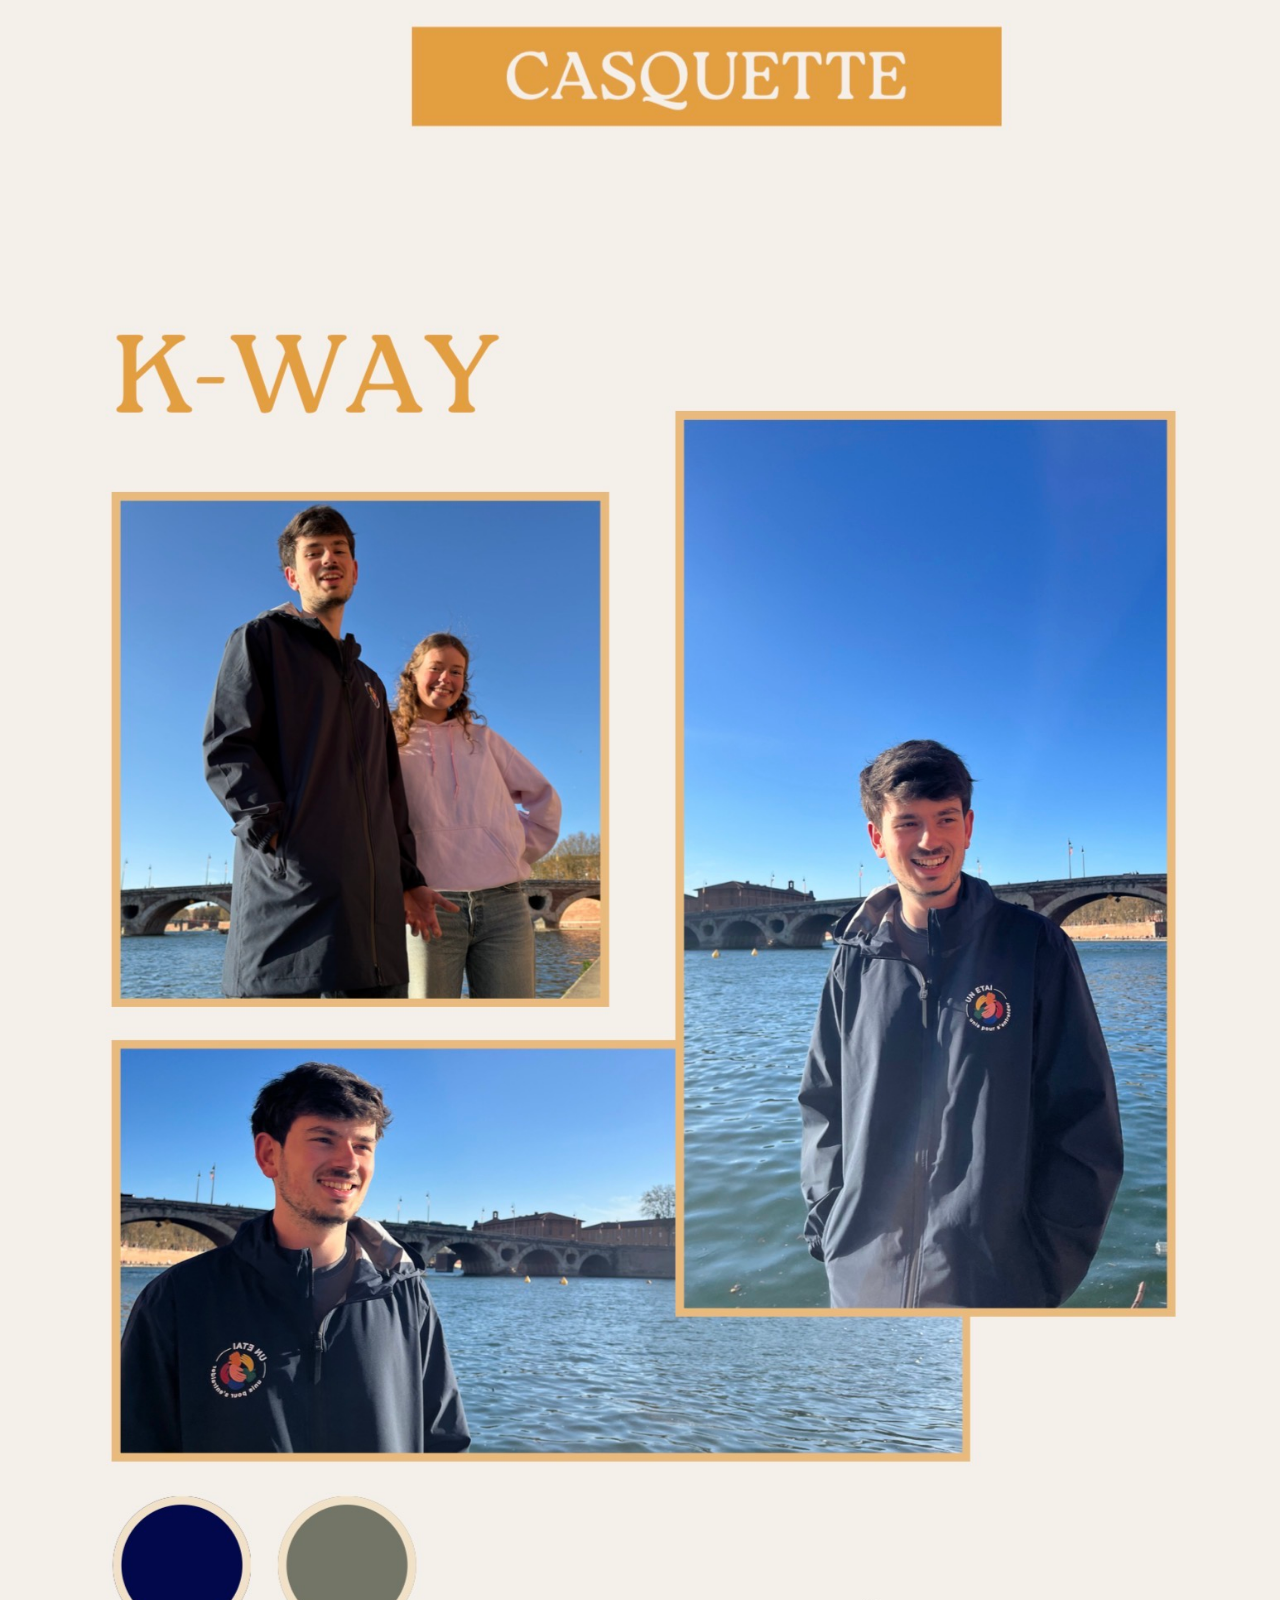
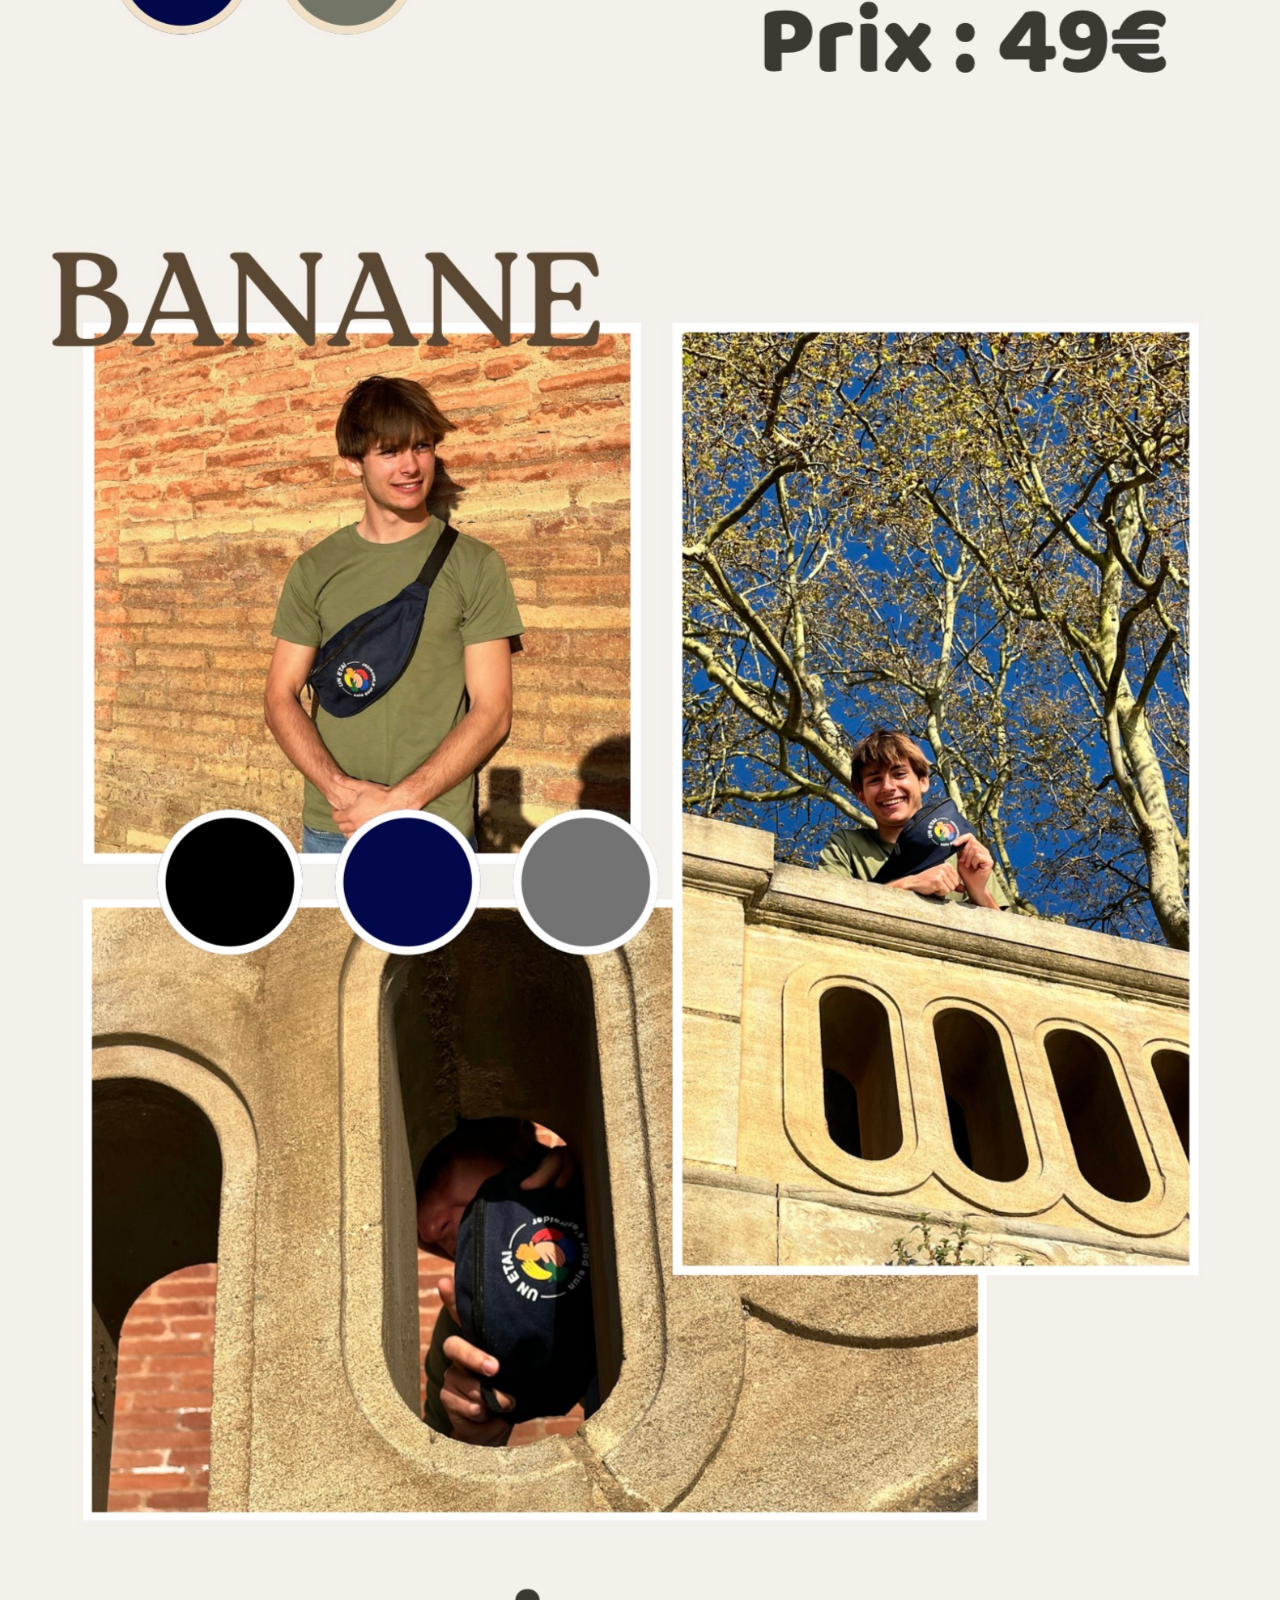
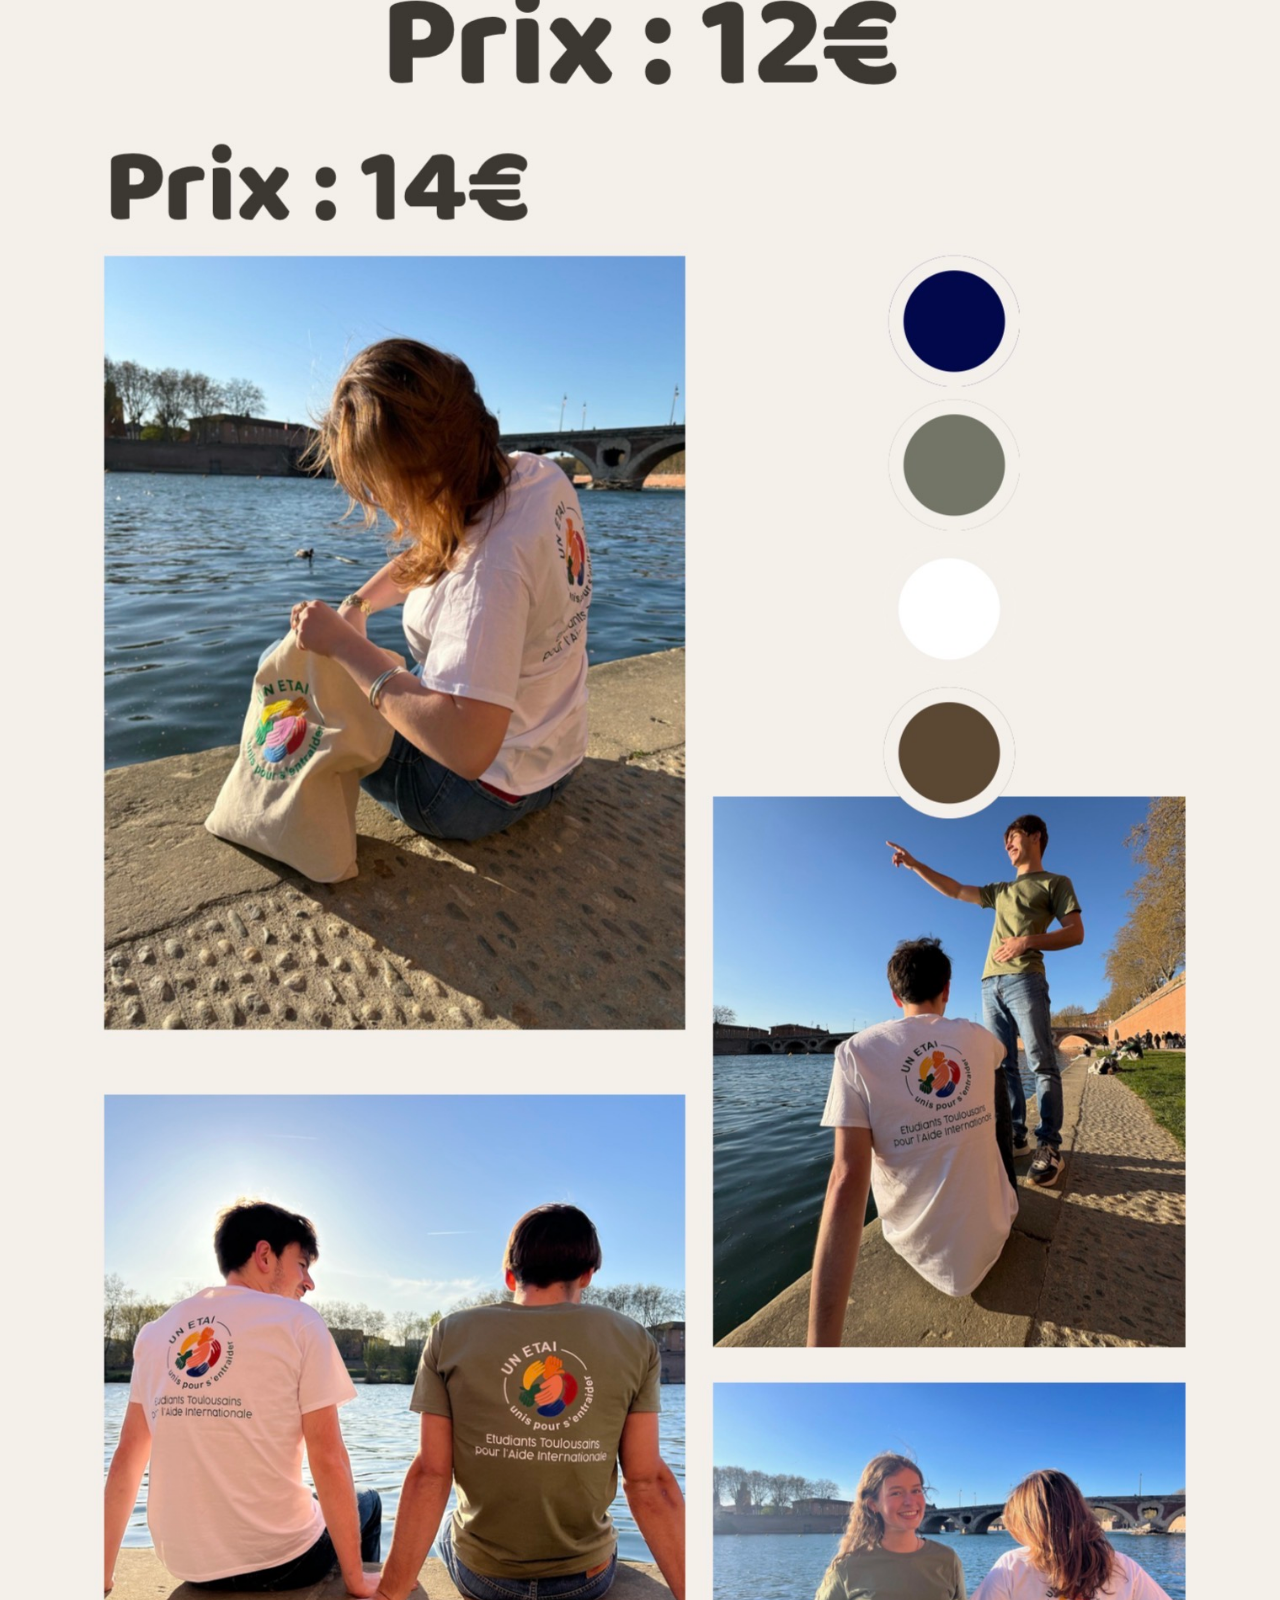
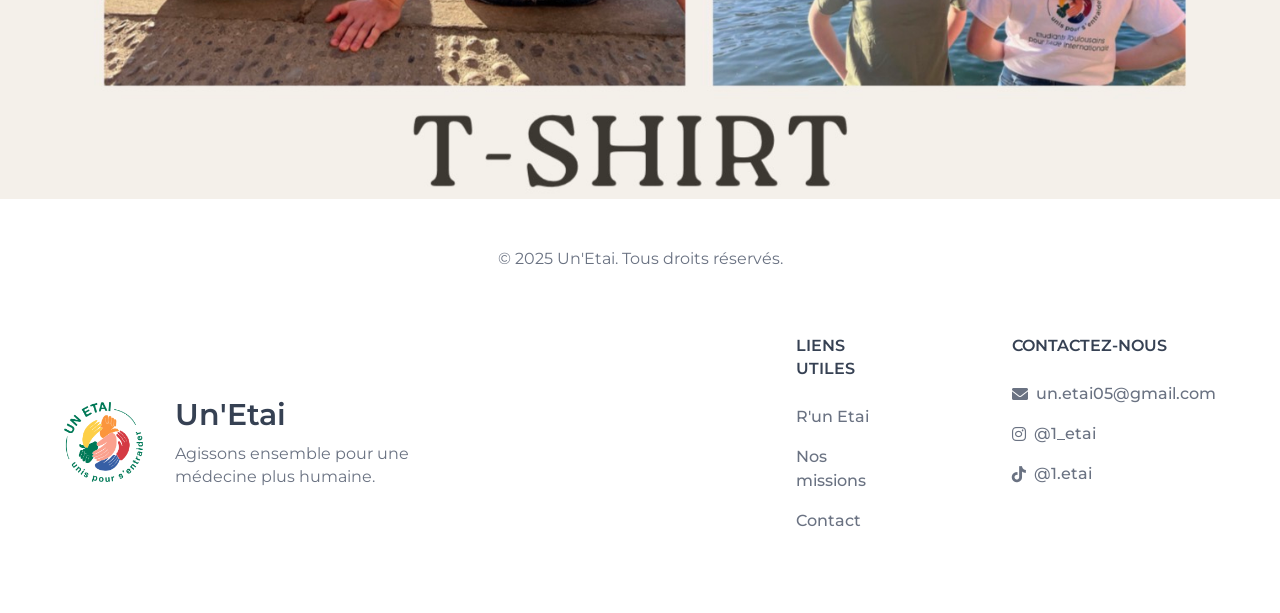
<file: Un_Etai/boutique.html>
<!DOCTYPE html>
<html lang="fr">
<head>
    <meta charset="UTF-8">
    <meta name="viewport" content="width=device-width, initial-scale=1.0">
    <title>UN ETAI - Boutique</title>
    <link href="https://fonts.googleapis.com/css2?family=Montserrat:wght@400;700&display=swap" rel="stylesheet">
    <link href="https://cdnjs.cloudflare.com/ajax/libs/font-awesome/6.0.0/css/all.min.css" rel="stylesheet">
    <link rel="stylesheet" href="./src/output.css">
    <link rel="shortcut icon" href="./assets/logos/unetai.png" type="image/x-icon">
</head>
<body class="bg-white font-montserrat">

    <!-- Navbar -->
    <header id="menu" class="bg-white shadow sticky z-50 top-0">
        <div class="flex flex-wrap justify-between items-center px-4 md:px-8 py-4 mx-auto">
            <div class="max-w-screen-xl flex justify-between items-center gap-8 text-left">
                <a href="index.html" class="flex items-center space-x-3 rtl:space-x-reverse">
                    <img src="./assets/logos/unetai.png" alt="Un Etai Logo" class="h-20">
                </a>
                <!-- Menu normal pour grand écran -->
                <nav class="hidden lg:flex items-center space-x-8 text-lg">
                    <a href="index.html" class="text-gray-700 hover:text-customGreen">Accueil</a>
                    <a href="runetai.html" class="text-gray-700 hover:text-customGreen">R'Un Etai</a>
                    <a href="missions.html" class="text-gray-700 hover:text-customGreen">Nos Missions</a>
                    <a href="boutique.html" class="text-gray-700 hover:text-customGreen">Boutique</a>
                    <a href="contact.html" class="text-gray-700 hover:text-customGreen">Contact</a>
                </nav>
            </div>

            <div class="flex lg:order-2 space-x-3 md:space-x-0 rtl:space-x-reverse items-center flex-wrap">
                <a href="https://www.helloasso.com/associations/un-etai/formulaires/6" target="_blank" class="bg-customGreen text-white font-bold text-base px-6 py-3 mx-5 rounded-full shadow-lg transition duration-300 transform hover:scale-110 text-center">Faire un don</a>
                <!-- Menu Hamburger -->
                <button id="hamburger-icon" data-collapse-toggle="navbar-sticky" type="button" class="inline-flex items-center p-2 w-10 h-10 justify-center text-sm text-gray-700 rounded-lg lg:hidden hover:bg-gray-100 focus:outline-none focus:ring-2 focus:ring-gray-100 transition duration-300" aria-controls="navbar-sticky" aria-expanded="false">
                    <span class="sr-only">Open main menu</span>
                    <svg class="w-5 h-5" aria-hidden="true" xmlns="http://www.w3.org/2000/svg" fill="none" viewBox="0 0 17 14">
                        <path stroke="currentColor" stroke-linecap="round" stroke-linejoin="round" stroke-width="2" d="M1 1h15M1 7h15M1 13h15"/>
                    </svg>
                </button>
            </div>
        </div>

        <!-- Menu mobile (affiché lors du clic sur le hamburger) -->
        <div class="lg:hidden" id="navbar-sticky" style="display: none;">
            <nav class="flex flex-col items-center space-y-4 text-lg p-4 bg-white">
                <a href="index.html" class="text-gray-700 hover:text-customGreen">Accueil</a>
                <a href="runetai.html" class="text-gray-700 hover:text-customGreen">R'Un Etai</a>
                <a href="missions.html" class="text-gray-700 hover:text-customGreen">Nos Missions</a>
                <a href="boutique.html" class="text-gray-700 hover:text-customGreen">Boutique</a>
                <a href="contact.html" class="text-gray-700 hover:text-customGreen">Contact</a>
            </nav>
        </div>

        <script>
            const hamburgerIcon = document.getElementById('hamburger-icon');
            const navbarMenu = document.getElementById('navbar-sticky');
        
            hamburgerIcon.addEventListener('click', () => {
                if (navbarMenu.style.display === 'none' || navbarMenu.style.display === '') {
                    navbarMenu.style.display = 'block';
                    hamburgerIcon.classList.add('bg-gray-100');
                } else {
                    navbarMenu.style.display = 'none';
                    hamburgerIcon.classList.remove('bg-gray-100');
                }
            });
        </script>
    </header>

        <!-- Boutique -->
        <div class="image-principale" style="position: relative; width: 100%; height: auto; overflow: hidden;">
            <img src="./assets/boutique/thumbnail_image0.png" class="image_prime" alt="Image 1" style="position: relative; width: 100%; height: auto; overflow: hidden;">
        </div>
        
        <div class="image-container">
            <img src="./assets/boutique/thumbnail_image5.png" class="image" alt="Image 2">
            <div class="button-container">
                <button class="overlay-button" onclick="window.location.href='https://www.helloasso.com/associations/un-etai/boutiques/boutique-un-etai-2025'">
                    Acheter
                </button>
            </div>
        </div>
        
        <div class="image-container">
            <img src="./assets/boutique/thumbnail_image8.png" class="image" alt="Image 3">
            <div class="button-container">
                <button class="overlay-button" onclick="window.location.href='https://www.helloasso.com/associations/un-etai/boutiques/boutique-un-etai-2025'">
                    Acheter
                </button>
            </div>
        </div>
        
        <div class="image-container">
            <img src="./assets/boutique/thumbnail_image4.png" class="image" alt="Image 4">
            <div class="button-container">
                <button class="overlay-button" onclick="window.location.href='https://www.helloasso.com/associations/un-etai/boutiques/boutique-un-etai-2025'">
                    Acheter
                </button>
            </div>
        </div>
        
        <div class="image-container">
            <img src="./assets/boutique/thumbnail_image1.png" class="image" alt="Image 6">
            <div class="button-container">
                <button class="overlay-button" onclick="window.location.href='https://www.helloasso.com/associations/un-etai/boutiques/boutique-un-etai-2025'">
                    Acheter
                </button>
            </div>
        </div>
        
        <div class="image-container">
            <img src="./assets/boutique/thumbnail_image3.png" class="image" alt="Image 7">
            <div class="button-container">
                <button class="overlay-button" onclick="window.location.href='https://www.helloasso.com/associations/un-etai/boutiques/boutique-un-etai-2025'">
                    Acheter
                </button>
            </div>
        </div>
        
        <div class="image-container">
            <img src="./assets/boutique/thumbnail_image6.png" class="image" alt="Image 10">
            <div class="button-container">
                <button class="overlay-button" onclick="window.location.href='https://www.helloasso.com/associations/un-etai/boutiques/boutique-un-etai-2025'">
                    Acheter
                </button>
            </div>
        </div>
        
        <style>
            /* Container for the image and button */
            .image-container {
                position: relative;
                width: 100%;
                height: auto;
                overflow: hidden;
            }
        
            /* Image styling */
            .image {
                width: 100%;
                height: auto;
                transition: transform 0.5s ease;
            }
        
            /* Zoom effect on click */
            .zoomed {
                transform: scale(1.1);
            }
        
            /* Button container initially hidden */
            .button-container {
                position: absolute;
                top: 50%;
                left: 50%;
                transform: translate(-50%, -50%);
                opacity: 0;
                visibility: hidden;
                transition: opacity 0.3s ease, visibility 0.3s ease;
            }
        
            /* Button styling */
            .overlay-button {
                background-color: rgba(0, 0, 0, 0.5); /* Dark background */
                color: white;
                padding: 5px 10px;
                border: none;
                border-radius: 5px;
                font-size: 16px;
                cursor: pointer;
            }
        
            /* Show button after click */
            .clicked .button-container {
                opacity: 1;
                visibility: visible;
            }
        </style>
        

            
<script>
    // JavaScript to handle the click effect
    const imageContainers = document.querySelectorAll('.image-container'); // Add other images as needed
    let previousClickedContainer = null; // Store the previously clicked container

    imageContainers.forEach(container => {
        const img = container.querySelector('img');
        const buttonWrapper = container.querySelector('.button-container');
        
        // Toggle zoom and button visibility on click
        container.addEventListener('click', () => {
            // If the container was clicked again (it already has the 'clicked' class)
            if (container.classList.contains('clicked')) {
                // Reset the current container's effects
                img.style.opacity = '1'; // Reset the opacity
                buttonWrapper.style.opacity = '0'; // Hide the button
                container.classList.remove('clicked'); // Remove the 'clicked' class
                img.classList.remove('zoomed'); // Remove the zoom effect

                // Reset the previousClickedContainer to null because it was reset
                previousClickedContainer = null;
            } else {
                // If it's a new container, reset the previous container's state (if any)
                if (previousClickedContainer && previousClickedContainer !== container) {
                    const previousImg = previousClickedContainer.querySelector('img');
                    const previousButtonWrapper = previousClickedContainer.querySelector('.button-container');
                    
                    previousImg.style.opacity = '1'; // Reset the opacity of the previous image
                    previousButtonWrapper.style.opacity = '0'; // Hide the button of the previous container
                    previousClickedContainer.classList.remove('clicked'); // Remove 'clicked' class from previous container
                    previousImg.classList.remove('zoomed'); // Remove zoom effect from previous image
                }

                // Apply the effects to the clicked container
                container.classList.add('clicked');  // Add the "clicked" class
                img.classList.add('zoomed');         // Apply zoom effect to image
                img.style.opacity = '0.7';           // Add opacity to the clicked image
                buttonWrapper.style.opacity = '1';   // Make button visible

                // Update the previousClickedContainer to the current one
                previousClickedContainer = container;
            }
        });
    });
</script>



        
    
            <!-- Copyright -->
            <div class="text-center mt-12">
                <span class="text-sm text-gray-500">&copy; 2025 Un'Etai. Tous droits réservés.</span>
            </div>
        </div>
        <!-- Footer -->
    <footer class="bg-white">
        <div class="mx-auto w-full p-16 py-16">
            <div class="flex flex-col xl:flex-row xl:gap-96 justify-center mx-auto items-center gap-16">
                <!-- Logo, Nom et Description -->
                <div class="flex flex-col md:flex-row items-center justify-center md:justify-start gap-8">
                    <img src="./assets/logos/unetai.png" alt="Logo Un'Etai" class="h-20">
                    <div class="flex text-center flex-col flex-wrap md:text-left">
                        <span class="text-2xl font-semibold text-gray-700">Un'Etai</span>
                        <p class="mt-2 text-sm text-gray-500 max-w-64">Agissons ensemble pour une médecine plus humaine.</p>
                    </div>
                </div>
    
                <!-- Liens Utiles et Moyens de Contact -->
                <div class="flex flex-col md:flex-row justify-center text-center md:text-left gap-8 md:gap-32">
                    <!-- Liens Utiles -->
                    <div class="w-full">
                        <h2 class="mb-6 text-sm font-semibold text-gray-700 uppercase">Liens Utiles</h2>
                        <ul class="text-gray-500 font-medium">
                            <li class="mb-4">
                                <a href="runetai.html" class="hover:text-customGreen">R'un Etai</a>
                            </li>
                            <li class="mb-4">
                                <a href="missions.html" class="hover:text-customGreen">Nos missions</a>
                            </li>
                            <li class="mb-4">
                                <a href="contact.html" class="hover:text-customGreen">Contact</a>
                            </li>
                        </ul>
                    </div>
    
                    <!-- Moyens de Contact -->
                    <div class="w-full">
                        <h2 class="mb-6 text-sm font-semibold text-gray-700 uppercase">Contactez-Nous</h2>
                        <ul class="text-gray-500 font-medium flex flex-col items-center justify-center md:items-start">
                            <li class="mb-4 flex items-center space-x-2 group">
                                <i class="fas fa-envelope text-gray-500 group-hover:text-customGreen group-hover:cursor-pointer"></i>
                                <a href="mailto:un.etai05@gmail.com" class="group-hover:text-customGreen">un.etai05@gmail.com</a>
                            </li>
                            <li class="mb-4 flex items-center space-x-2 group">
                                <i class="fab fa-instagram text-gray-500 group-hover:text-customGreen group-hover:cursor-pointer"></i>
                                <a href="https://www.instagram.com/1_etai/" target="_blank" class="group-hover:text-customGreen">@1_etai</a>
                            </li>
                            <li class="flex items-center space-x-2 group">
                                <i class="fab fa-tiktok text-gray-500 group-hover:text-customGreen group-hover:cursor-pointer"></i>
                                <a href="https://www.tiktok.com/@1.etai" target="_blank" class="group-hover:text-customGreen">@1.etai</a>
                            </li>
                        </ul>
                    </div>
                </div>
            </div>
    </footer>
    
</body>
</html>
</html>
</file>
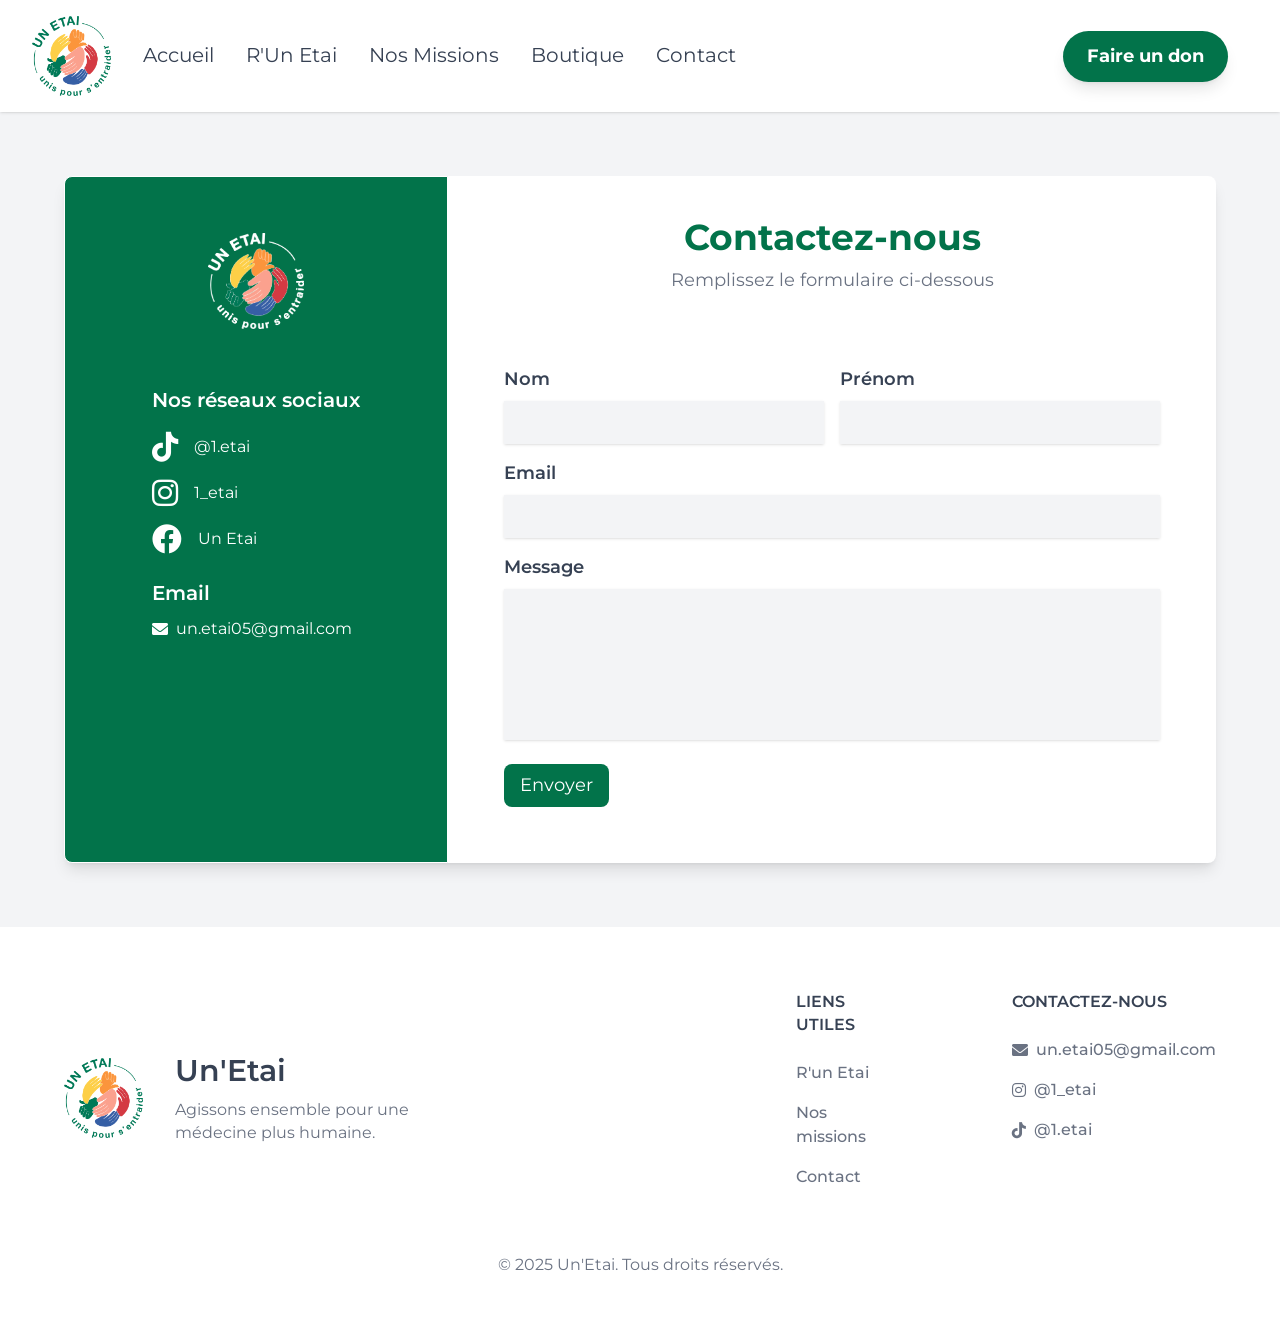
<file: Un_Etai/contact.html>
<!DOCTYPE html>
<html lang="fr">
<head>
    <meta charset="UTF-8">
    <meta name="viewport" content="width=device-width, initial-scale=1.0">
    <title>UN ETAI - Contact</title>
    <link href="https://fonts.googleapis.com/css2?family=Montserrat:wght@400;700&display=swap" rel="stylesheet">
    <link href="https://cdnjs.cloudflare.com/ajax/libs/font-awesome/6.0.0/css/all.min.css" rel="stylesheet">
    <link rel="stylesheet" href="./src/output.css">
    <link rel="shortcut icon" href="./assets/logos/unetai.png" type="image/x-icon">
</head>
<body class="bg-gray-100 font-montserrat">

    <!-- Navbar -->
    <header id="menu" class="bg-white shadow sticky z-50 top-0">
        <div class="flex flex-wrap justify-between items-center px-4 md:px-8 py-4 mx-auto">
            <div class="max-w-screen-xl flex justify-between items-center gap-8 text-left">
                <a href="index.html" class="flex items-center space-x-3 rtl:space-x-reverse">
                    <img src="./assets/logos/unetai.png" alt="Un Etai Logo" class="h-20">
                </a>
                <!-- Menu normal pour grand écran -->
                <nav class="hidden lg:flex items-center space-x-8 text-lg">
                    <a href="index.html" class="text-gray-700 hover:text-customGreen">Accueil</a>
                    <a href="runetai.html" class="text-gray-700 hover:text-customGreen">R'Un Etai</a>
                    <a href="missions.html" class="text-gray-700 hover:text-customGreen">Nos Missions</a>
                    <a href="boutique.html" class="text-gray-700 hover:text-customGreen">Boutique</a>
                    <a href="contact.html" class="text-gray-700 hover:text-customGreen">Contact</a>
                </nav>
            </div>

            <div class="flex lg:order-2 space-x-3 md:space-x-0 rtl:space-x-reverse items-center flex-wrap">
                <a href="https://www.helloasso.com/associations/un-etai/formulaires/6" target="_blank" class="bg-customGreen text-white font-bold text-base px-6 py-3 mx-5 rounded-full shadow-lg transition duration-300 transform hover:scale-110 text-center">Faire un don</a>
                <!-- Menu Hamburger -->
                <button id="hamburger-icon" data-collapse-toggle="navbar-sticky" type="button" class="inline-flex items-center p-2 w-10 h-10 justify-center text-sm text-gray-700 rounded-lg lg:hidden hover:bg-gray-100 focus:outline-none focus:ring-2 focus:ring-gray-100 transition duration-300" aria-controls="navbar-sticky" aria-expanded="false">
                    <span class="sr-only">Open main menu</span>
                    <svg class="w-5 h-5" aria-hidden="true" xmlns="http://www.w3.org/2000/svg" fill="none" viewBox="0 0 17 14">
                        <path stroke="currentColor" stroke-linecap="round" stroke-linejoin="round" stroke-width="2" d="M1 1h15M1 7h15M1 13h15"/>
                    </svg>
                </button>
            </div>
        </div>

        <!-- Menu mobile (affiché lors du clic sur le hamburger) -->
        <div class="lg:hidden" id="navbar-sticky" style="display: none;">
            <nav class="flex flex-col items-center space-y-4 text-lg p-4 bg-white">
                <a href="index.html" class="text-gray-700 hover:text-customGreen">Accueil</a>
                <a href="runetai.html" class="text-gray-700 hover:text-customGreen">R'Un Etai</a>
                <a href="missions.html" class="text-gray-700 hover:text-customGreen">Nos Missions</a>
                <a href="boutique.html" class="text-gray-700 hover:text-customGreen">Boutique</a>
                <a href="contact.html" class="text-gray-700 hover:text-customGreen">Contact</a>
            </nav>
        </div>

        <script>
            const hamburgerIcon = document.getElementById('hamburger-icon');
            const navbarMenu = document.getElementById('navbar-sticky');
        
            hamburgerIcon.addEventListener('click', () => {
                if (navbarMenu.style.display === 'none' || navbarMenu.style.display === '') {
                    navbarMenu.style.display = 'block';
                    hamburgerIcon.classList.add('bg-gray-100');
                } else {
                    navbarMenu.style.display = 'none';
                    hamburgerIcon.classList.remove('bg-gray-100');
                }
            });
        </script>
    </header>





    <div class="container mx-auto p-8 md:p-16 w-full">
        <div class="bg-white rounded-lg shadow-lg flex flex-col lg:flex-row items-stretch h-full">
            <!-- Bloc de gauche : Informations de contact -->
            <div class="w-full lg:w-1/3 bg-customGreen text-white p-6 rounded-t-lg lg:rounded-l-lg lg:rounded-r-none border flex flex-col items-center min-h-full">
                <!-- Logo de l'association -->
                <div class="my-8">
                    <img src="./assets/logos/unetai_white.png" alt="Logo de l'association" class="w-24 h-24 mx-auto">
                </div>
                
                <!-- Informations de contact (Bloc de gauche) -->
                <div class=" text-white p-6 flex flex-col items-center flex-wrap">
                    <!-- Nos réseaux sociaux -->
                    <div class="w-full mb-6">
                        <h4 class="text-lg font-semibold mb-4">Nos réseaux sociaux</h4>
                        <ul class="space-y-4 text-left">
                            <li class="flex items-center">
                                <a href="https://www.tiktok.com/@1.etai" target="_blank" class="flex items-center text-white hover:text-gray-200">
                                    <i class="fab fa-tiktok text-2xl mr-4"></i>
                                    <span>@1.etai</span>
                                </a>
                            </li>
                            <li class="flex items-center">
                                <a href="https://www.instagram.com/1_etai" target="_blank" class="flex items-center text-white hover:text-gray-200">
                                    <i class="fab fa-instagram text-2xl mr-4"></i>
                                    <span>1_etai</span>
                                </a>
                            </li>
                            <li class="flex items-center">
                                <a href="https://www.facebook.com/UnEtai" target="_blank" class="flex items-center text-white hover:text-gray-200">
                                    <i class="fab fa-facebook text-2xl mr-4"></i>
                                    <span>Un Etai</span>
                                </a>
                            </li>
                        </ul>
                    </div>

                    <!-- Adresse email -->
                    <div class="w-full">
                        <h4 class="text-lg font-semibold mb-2">Email</h4>
                        <p>
                            <a href="mailto:un.etai05@gmail.com" class="flex items-center text-white hover:text-gray-200">
                                <i class="fas fa-envelope mr-2"></i>un.etai05@gmail.com
                            </a>
                        </p>
                    </div>
                </div>

            </div>
    
            <!-- Bloc de droite : Formulaire de contact -->
            <div class="w-full lg:w-2/3 p-4 lg:p-8">
                <!-- Titre de la section -->
                <h3 class="text-3xl font-bold text-center text-customGreen my-2">Contactez-nous</h3>
                <p class="text-base mb-12 text-gray-500 text-center">Remplissez le formulaire ci-dessous</p>
                <form action="#" method="post" class="bg-white p-6 rounded-r-lg text-base">
    
                    <div class="mb-4 flex flex-col md:flex-row gap-4">
                        <!-- Nom -->
                        <div class="w-full md:w-1/2">
                            <label for="nom" class="block text-gray-700 font-semibold mb-2">Nom</label>
                            <input type="text" id="nom" name="nom" class="w-full border-gray-300 bg-gray-100 shadow-sm p-2">
                        </div>
    
                        <!-- Prénom -->
                        <div class="w-full md:w-1/2">
                            <label for="prenom" class="block text-gray-700 font-semibold mb-2">Prénom</label>
                            <input type="text" id="prenom" name="prenom" class="w-full border-gray-300 bg-gray-100 shadow-sm p-2">
                        </div>
                    </div>
    
                    <!-- Email -->
                    <div class="mb-4">
                        <label for="email" class="block text-gray-700 font-semibold mb-2">Email</label>
                        <input type="email" id="email" name="email" class="w-full border-gray-300 bg-gray-100 shadow-sm p-2">
                    </div>
    
                    <!-- Message -->
                    <div class="mb-4">
                        <label for="message" class="block text-gray-700 font-semibold mb-2">Message</label>
                        <textarea id="message" name="message" rows="5" 
                                class="w-full border-gray-300 bg-gray-100 shadow-sm resize-none overflow-auto p-2"></textarea>
                    </div>
    
                    <!-- Bouton d'envoi -->
                    <div>
                        <button type="submit" class="bg-customGreen text-white px-4 py-2 rounded-lg text-center transition duration-300 transform hover:scale-110">Envoyer</button>
                    </div>
                </form>
            </div>
        </div>
    </div>    





    <!-- Footer -->
    <footer class="bg-white">
        <div class="mx-auto w-full p-16 py-16">
            <div class="flex flex-col xl:flex-row xl:gap-96 justify-center mx-auto items-center gap-16">
                <!-- Logo, Nom et Description -->
                <div class="flex flex-col md:flex-row items-center justify-center md:justify-start gap-8">
                    <img src="./assets/logos/unetai.png" alt="Logo Un'Etai" class="h-20">
                    <div class="flex text-center flex-col flex-wrap md:text-left">
                        <span class="text-2xl font-semibold text-gray-700">Un'Etai</span>
                        <p class="mt-2 text-sm text-gray-500 max-w-64">Agissons ensemble pour une médecine plus humaine.</p>
                    </div>
                </div>
    
                <!-- Liens Utiles et Moyens de Contact -->
                <div class="flex flex-col md:flex-row justify-center text-center md:text-left gap-8 md:gap-32">
                    <!-- Liens Utiles -->
                    <div class="w-full">
                        <h2 class="mb-6 text-sm font-semibold text-gray-700 uppercase">Liens Utiles</h2>
                        <ul class="text-gray-500 font-medium">
                            <li class="mb-4">
                                <a href="runetai.html" class="hover:text-customGreen">R'un Etai</a>
                            </li>
                            <li class="mb-4">
                                <a href="missions.html" class="hover:text-customGreen">Nos missions</a>
                            </li>
                            <li class="mb-4">
                                <a href="contact.html" class="hover:text-customGreen">Contact</a>
                            </li>
                        </ul>
                    </div>
    
                    <!-- Moyens de Contact -->
                    <div class="w-full">
                        <h2 class="mb-6 text-sm font-semibold text-gray-700 uppercase">Contactez-Nous</h2>
                        <ul class="text-gray-500 font-medium flex flex-col items-center justify-center md:items-start">
                            <li class="mb-4 flex items-center space-x-2 group">
                                <i class="fas fa-envelope text-gray-500 group-hover:text-customGreen group-hover:cursor-pointer"></i>
                                <a href="mailto:un.etai05@gmail.com" class="group-hover:text-customGreen">un.etai05@gmail.com</a>
                            </li>
                            <li class="mb-4 flex items-center space-x-2 group">
                                <i class="fab fa-instagram text-gray-500 group-hover:text-customGreen group-hover:cursor-pointer"></i>
                                <a href="https://www.instagram.com/1_etai/" target="_blank" class="group-hover:text-customGreen">@1_etai</a>
                            </li>
                            <li class="flex items-center space-x-2 group">
                                <i class="fab fa-tiktok text-gray-500 group-hover:text-customGreen group-hover:cursor-pointer"></i>
                                <a href="https://www.tiktok.com/@1.etai" target="_blank" class="group-hover:text-customGreen">@1.etai</a>
                            </li>
                        </ul>
                    </div>
                </div>
            </div>
    
            <!-- Copyright -->
            <div class="text-center mt-12">
                <span class="text-sm text-gray-500">&copy; 2025 Un'Etai. Tous droits réservés.</span>
            </div>
        </div>
    </footer>
    
</body>
</html>
</file>
